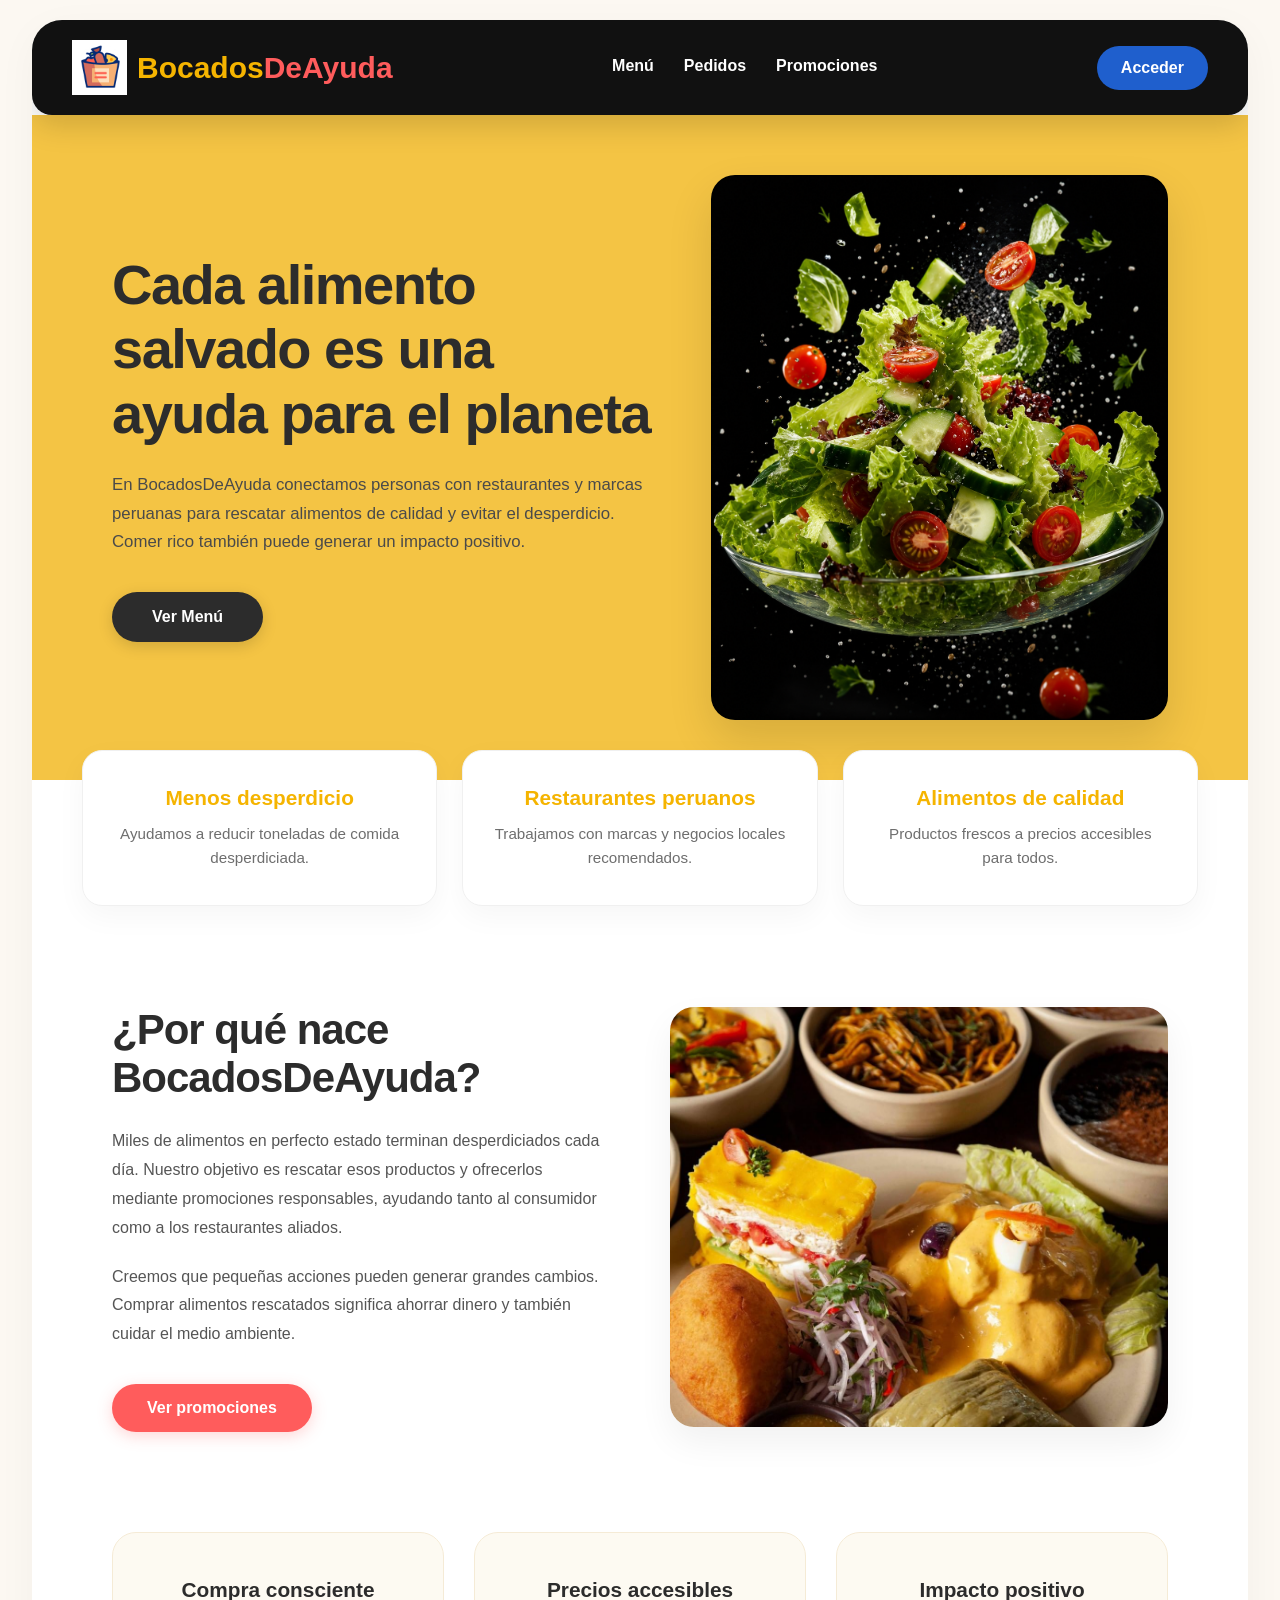
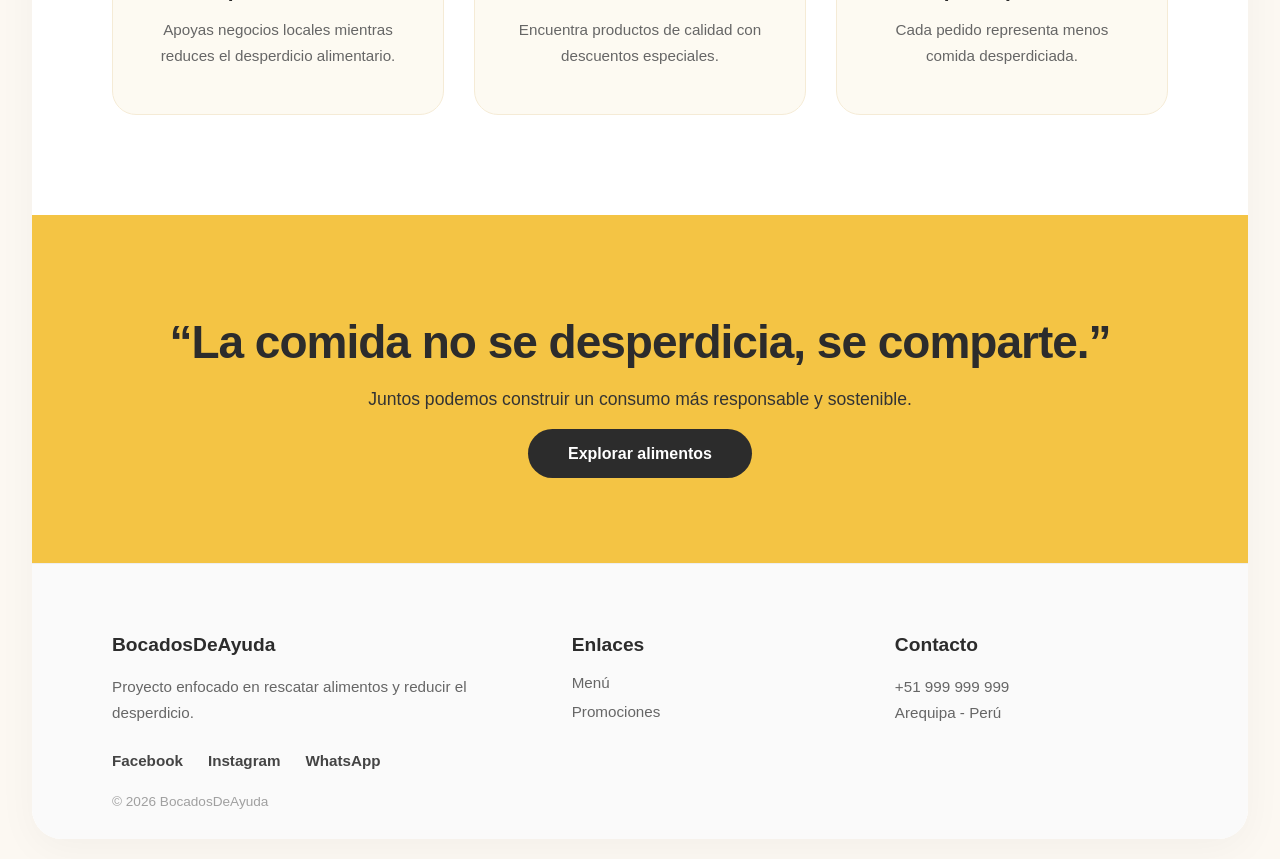
<file: index.html>
<!DOCTYPE html>
<html lang="es">

<head>
    <meta charset="UTF-8">
    <meta name="viewport" content="width=device-width, initial-scale=1.0">
    <meta http-equiv="Cache-Control" content="no-store">
    <meta http-equiv="Pragma" content="no-cache">
    <meta http-equiv="Expires" content="0">
    <title>BocadosDeAyuda</title>
    <link rel="shortcut icon" href="img/tienda-de-comestibles.gif" type="image/x-icon">
    <link rel="stylesheet" href="assets/css/pages/indexEstilo.css">
    <link rel="stylesheet" href="assets/css/layout/grid-index.css">
    <link rel="stylesheet" href="assets/css/PantallaCarga.css">
    <link href="https://fonts.googleapis.com/css2?family=Poppins:wght@400;500;600;700&display=swap" rel="stylesheet">
    <link rel="stylesheet" href="assets/css/menu.css">
    <link rel="stylesheet" href="assets/css/auth.css">
</head>

<body>
    <!-- PANTALLA DE CARGA AVISAR SI MODIFICAN DIV -->
    <div class="pantalla_carga">
        <div class="contenido_carga">
            <p>Bienvenido a</p>
            <img src="img/tienda-de-comestibles.gif" alt="Logo">
            <h1>BocadosDeAyuda</h1>
        </div>
    </div>

    <div class="contenedor_principal">
        <!-- HEADER -->
        <header>
            <div class="contenedorMenuLogo">
                <a href="index.html" class="logo_link">
                    <div class="contenedor_logo">
                        <img src="img/tienda-de-comestibles.gif" alt="logo" width="55">
                        <h1>Bocados<span>DeAyuda</span></h1>
                    </div>
                </a>
            </div>
            <nav class="menu_navegacion">
                <a href="menu.html">Menú</a>
                <a href="pedidos.html">Pedidos</a>
                <a href="promociones.html">Promociones</a>
            </nav>
        </header>

        <!-- HERO -->

        <section class="hero">
            <div class="hero_texto">
                <h2>
                    Cada alimento salvado es una ayuda para el planeta
                </h2>
                <p>
                    En BocadosDeAyuda conectamos personas con restaurantes y marcas
                    peruanas para rescatar alimentos de calidad y evitar el desperdicio.
                    Comer rico también puede generar un impacto positivo.
                </p>
                <div class="hero_botones">
                    <a href="menu.html" class="btn_principal">
                        Ver Menú
                    </a>

                </div>
            </div>

            <div class="hero_imagen">
                <img src="img/ensalada2.png" alt="Comida saludable">
            </div>
        </section>

        <!-- MENSAJES -->

        <section class="mensajes">

            <div class="mensaje">
                <h3>Menos desperdicio</h3>
                <p>
                    Ayudamos a reducir toneladas de comida desperdiciada.
                </p>
            </div>

            <div class="mensaje">
                <h3>Restaurantes peruanos</h3>
                <p>
                    Trabajamos con marcas y negocios locales recomendados.
                </p>
            </div>

            <div class="mensaje">
                <h3>Alimentos de calidad</h3>
                <p>
                    Productos frescos a precios accesibles para todos.
                </p>
            </div>

        </section>

        <!-- SOBRE NOSOTROS -->

        <section class="sobre_nosotros">

            <div class="sobre_texto">
                <h2>
                    ¿Por qué nace BocadosDeAyuda?
                </h2>
                <p>
                    Miles de alimentos en perfecto estado terminan desperdiciados cada día.
                    Nuestro objetivo es rescatar esos productos y ofrecerlos mediante
                    promociones responsables, ayudando tanto al consumidor como a los
                    restaurantes aliados.
                </p>
                <p>
                    Creemos que pequeñas acciones pueden generar grandes cambios.
                    Comprar alimentos rescatados significa ahorrar dinero y también
                    cuidar el medio ambiente.
                </p>
                <a href="promociones.html">
                    Ver promociones
                </a>
            </div>

            <div class="sobre_imagen">
                <img src="img/promos.jpg" alt="Comida">
            </div>

        </section>

        <!-- BENEFICIOS -->

        <section class="beneficios">

            <div class="card_beneficio">
                <h3>Compra consciente</h3>
                <p>
                    Apoyas negocios locales mientras reduces el desperdicio alimentario.
                </p>
            </div>

            <div class="card_beneficio">
                <h3>Precios accesibles</h3>
                <p>
                    Encuentra productos de calidad con descuentos especiales.
                </p>
            </div>

            <div class="card_beneficio">
                <h3>Impacto positivo</h3>
                <p>
                    Cada pedido representa menos comida desperdiciada.
                </p>
            </div>

        </section>

        <!-- FRASE -->

        <section class="frase">
            <h2>“La comida no se desperdicia, se comparte.”</h2>
            <p>Juntos podemos construir un consumo más responsable y sostenible.</p>
            <a href="menu.html">Explorar alimentos</a>
        </section>

        <!-- FOOTER -->

        <footer>

            <div class="footer_info">
                <div>
                    <h3>BocadosDeAyuda</h3>
                    <p>Proyecto enfocado en rescatar alimentos y reducir el desperdicio.
                    </p>
                </div>

                <div>
                    <h3>Enlaces</h3>
                    <a href="menu.html">Menú</a>
                    <a href="promociones.html">Promociones</a>
                </div>

                <div>
                    <h3>Contacto</h3>
                    <p>+51 999 999 999</p>
                    <p>Arequipa - Perú</p>
                </div>

            </div>

            <div class="redes">
                <a href="https://facebook.com" target="_blank">Facebook</a>
                <a href="https://instagram.com" target="_blank">Instagram</a>
                <a href="https://whatsapp.com" target="_blank">WhatsApp</a>

            </div>
            <p class="copy">
                © 2026 BocadosDeAyuda
            </p>

        </footer>

    </div>

    

    <script type="module" src="assets/js/site.js?v=11"></script>
</body>

</html>
</file>
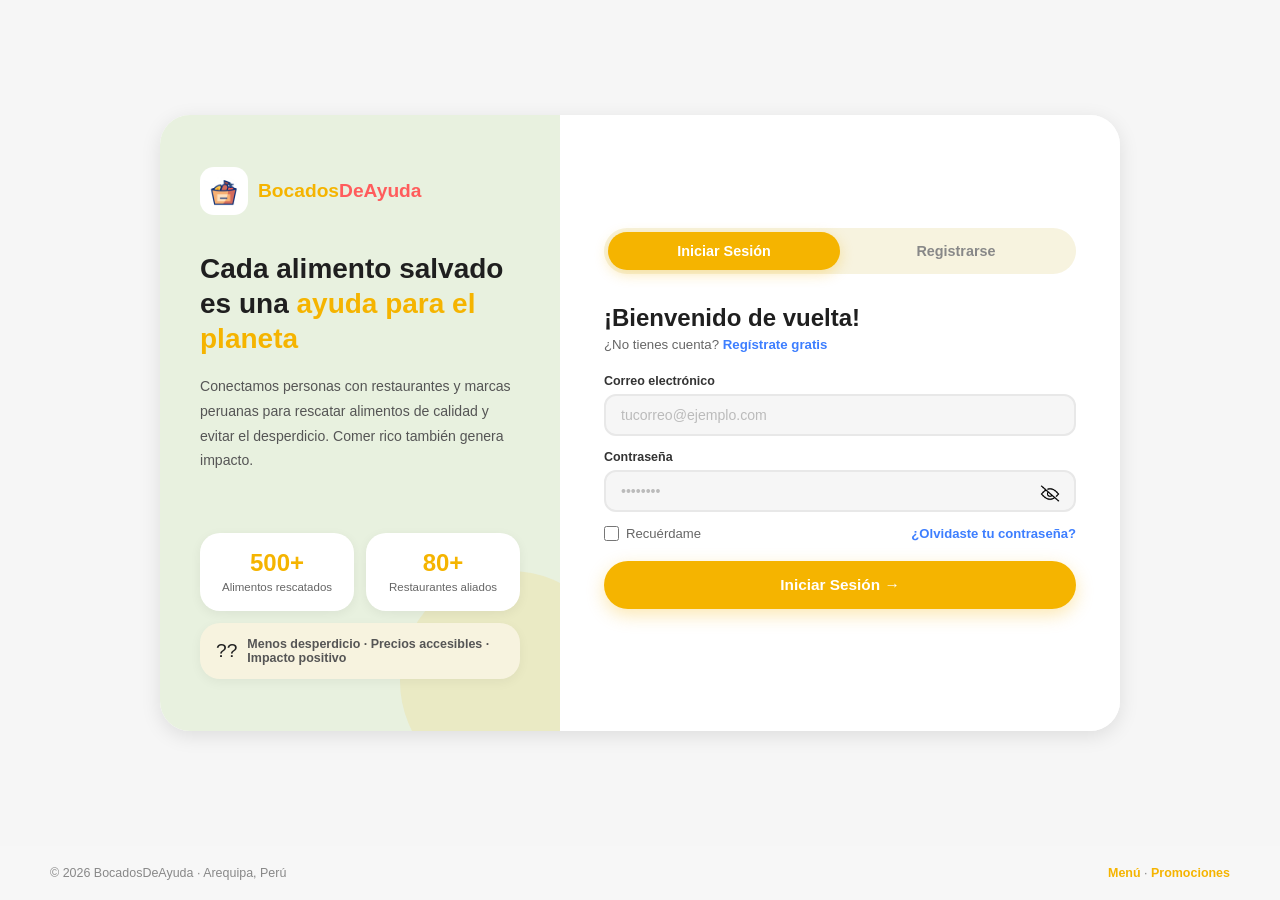
<file: form_pedidos.html>
<!DOCTYPE html>
<html lang="es">

<head>
    <meta charset="UTF-8">
    <meta name="viewport" content="width=device-width, initial-scale=1.0">
    <meta http-equiv="Cache-Control" content="no-store">
    <meta http-equiv="Pragma" content="no-cache">
    <meta http-equiv="Expires" content="0">
    <title>Formulario de Pedido | BocadosDeAyuda</title>

    <link rel="stylesheet" href="assets/css/pages/formPedidos.css">
    <link href="https://fonts.googleapis.com/css2?family=Poppins:wght@400;500;600;700&display=swap" rel="stylesheet">
    <link rel="stylesheet" href="assets/css/layout/grid-formPedidos.css">
    <link rel="stylesheet" href="assets/css/menu.css">
    <link rel="stylesheet" href="assets/css/auth.css">
    <link rel="stylesheet" href="assets/css/cart.css">
    <link rel="stylesheet" href="assets/css/dinamico.css">
</head>

<body>
    <div class="contenedor_general">

        <!-- HEADER -->
        <header>
            <a href="index.html" class="logo_link">
                <div class="contenedor_logo">
                    <img src="img/tienda-de-comestibles.gif" width="50">
                    <h1>Bocados<span>DeAyuda</span></h1>
                </div>
            </a>

            <nav class="menu_principal">
                <a href="index.html">Inicio</a>
                <a href="menu.html">Menú</a>
                <a href="promociones.html">Promociones</a>
                <a href="pedidos.html">Pedidos</a>
            </nav>
        </header>

        <!-- TITULO -->
        <section class="titulo">
            <h2>Tu carrito de compras</h2>
            <p>Revisa tus productos antes de realizar el pago.</p>
        </section>

        <!-- GRID PRINCIPAL -->
        <section class="contenedor_carrito" data-carrito-lista></section>

        <!-- TOTAL -->
        <section class="total_compra">
            <div class="total_card">
                <h3>Total a pagar</h3>
                <span data-carrito-total>S/ 0.00</span>
                <button id="abrirModal">Pagar ahora</button>
            </div>
        </section>
    </div>

    <!-- MODAL -->
    <div class="modal" id="modalPago">
        <div class="modal_contenido">
            <button class="cerrar_modal" type="button" data-cerrar-pago>×</button>
            <h2>Método de pago</h2>
            <div class="metodos_pago">
                <button class="metodo activo" type="button" data-metodo="tarjeta">Tarjeta</button>
                <button class="metodo" type="button" data-metodo="yape">Yape</button>
                <button class="metodo" type="button" data-metodo="efectivo">Efectivo</button>
            </div>

            <form id="formPago">
                <div data-campos-pago></div>
            </form>
        </div>
    </div>

    <!-- LOADING -->
    <div class="pantalla_carga" id="pantallaCarga">
        <div class="loader">
            <div class="spinner"></div>
            <h2>Procesando pago...</h2>
        </div>
    </div>

    <script type="module" src="assets/js/site.js?v=11"></script>
</body>
</html>
</file>
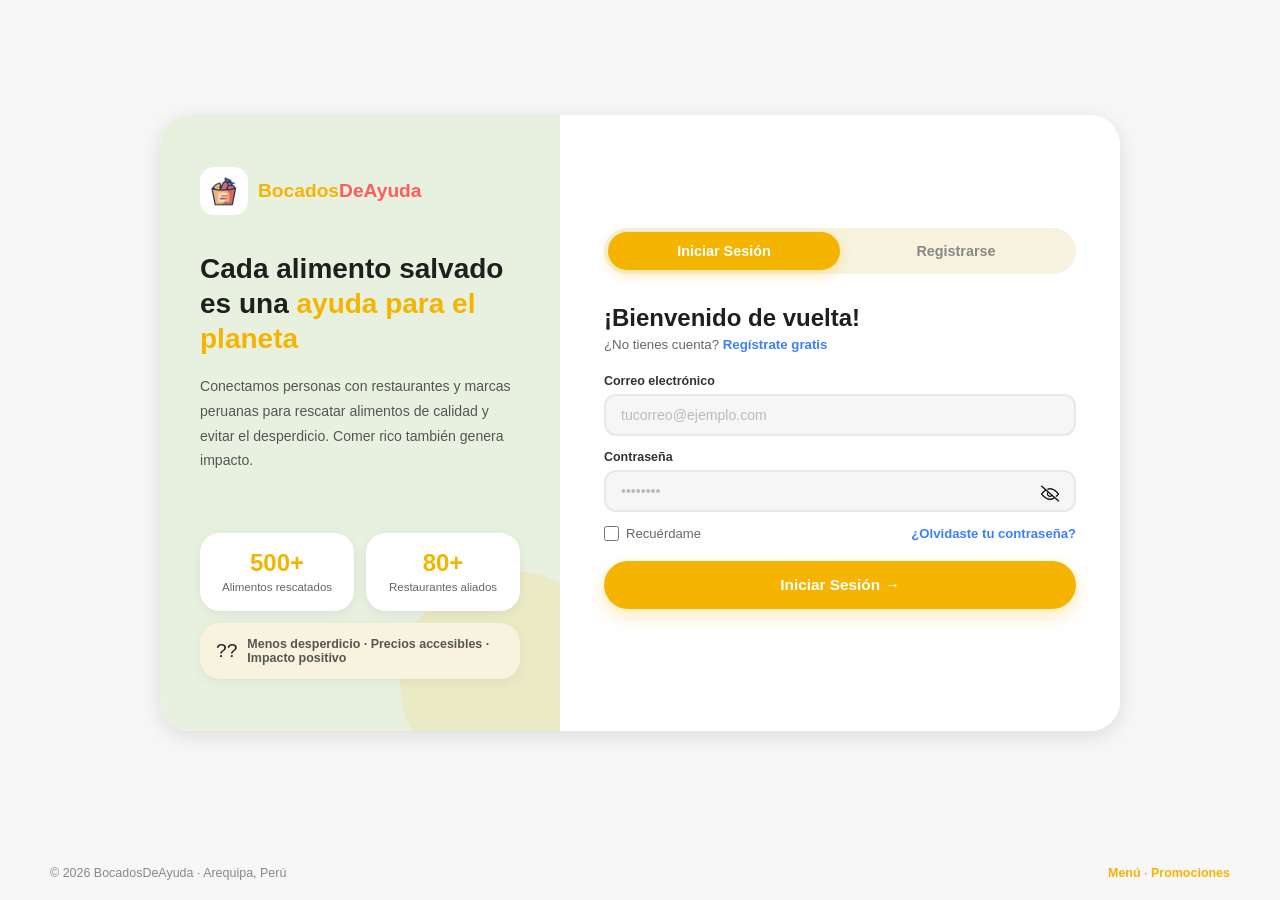
<file: login.html>
<!DOCTYPE html>
<html lang="es">

<head>
  <meta charset="UTF-8" />
  <meta name="viewport" content="width=device-width, initial-scale=1.0" />
  <meta http-equiv="Cache-Control" content="no-store" />
  <meta http-equiv="Pragma" content="no-cache" />
  <meta http-equiv="Expires" content="0" />
  <title>BocadosDeAyuda - Login / Registro</title>
  <link rel="shortcut icon" href="img/tienda-de-comestibles.gif" type="image/x-icon" />
  <link rel="stylesheet" href="assets/css/pages/loginEstilo.css">

</head>

<body>

  <!-- MAIN -->
  <main>
    <div class="auth_card">

      <!-- PANEL IZQUIERDO -->
      <div class="panel_izquierdo">
        <div>
          <div class="panel_logo">
            <div class="panel_logo_icon">
              <img src="img/tienda-de-comestibles.gif" alt="carrito" width="35px" style="transform: scaleX(-1);">
            </div>
            <span class="panel_logo_nombre">Bocados<span>DeAyuda</span></span>
          </div>

          <h2 class="panel_titulo">
            Cada alimento salvado es una <em>ayuda para el planeta</em>
          </h2>
          <p class="panel_desc">
            Conectamos personas con restaurantes y marcas peruanas para rescatar
            alimentos de calidad y evitar el desperdicio. Comer rico también genera impacto.
          </p>
        </div>

        <div class="panel_stats">
          <div class="stat_item">
            <span class="stat_num">500+</span>
            <span class="stat_label">Alimentos rescatados</span>
          </div>
          <div class="stat_item">
            <span class="stat_num">80+</span>
            <span class="stat_label">Restaurantes aliados</span>
          </div>
          <div class="panel_tag">
            <span>??</span>
            <p>Menos desperdicio · Precios accesibles · Impacto positivo</p>
          </div>
        </div>
      </div>

      <!-- PANEL DERECHO -->
      <div class="panel_derecho">

        <div class="tabs">
          <button class="tab_btn active">Iniciar Sesión</button>
          <button class="tab_btn">
            <a href="registrar.html" style="text-decoration: none; color: #888;">Registrarse</a>
          </button>
        </div>

        <!-- LOGIN -->
        <form class="form_panel active" id="login" action="php/auth/login.php" method="post">
          <div class="form_titulo">¡Bienvenido de vuelta! </div>
          <div class="form_sub">¿No tienes cuenta? <a href="registrar.html">Regístrate
              gratis</a></div>

          <div class="campo">
            <label for="loginEmail">Correo electrónico</label>
            <input type="email" id="loginEmail" name="loginEmail" placeholder="tucorreo@ejemplo.com" autocomplete="email" maxlength="80" required>
          </div>

          <div class="campo">
            <label for="loginPass">Contraseña</label>
            <input type="password" id="loginPass" name="loginPass" placeholder="••••••••" autocomplete="current-password" minlength="6" required>
            <img src="img/cerrado.png" alt="OJO CERRADO" id="ojoCerradoIconPass">
          </div>

          <div class="form_opciones">
            <label class="recordarme">
              <input type="checkbox" /> Recuérdame
            </label>
            <a href="#" class="olvide">¿Olvidaste tu contraseña?</a>
          </div>

          <button class="submit_btn" type="submit">Iniciar Sesión →</button>

          <p id="errorLogin" class="msg_error"></p>
        </form>
      </div>
    </div>
  </main>

  <!-- FOOTER -->
  <footer>
    <span>© 2026 BocadosDeAyuda · Arequipa, Perú</span>
    <span>
      <a href="menu.html">Menú</a> ·
      <a href="promociones.html">Promociones</a>
    </span>
  </footer>

  <script type="module" src="assets/js/site.js?v=11"></script>
</body>

</html>
</file>
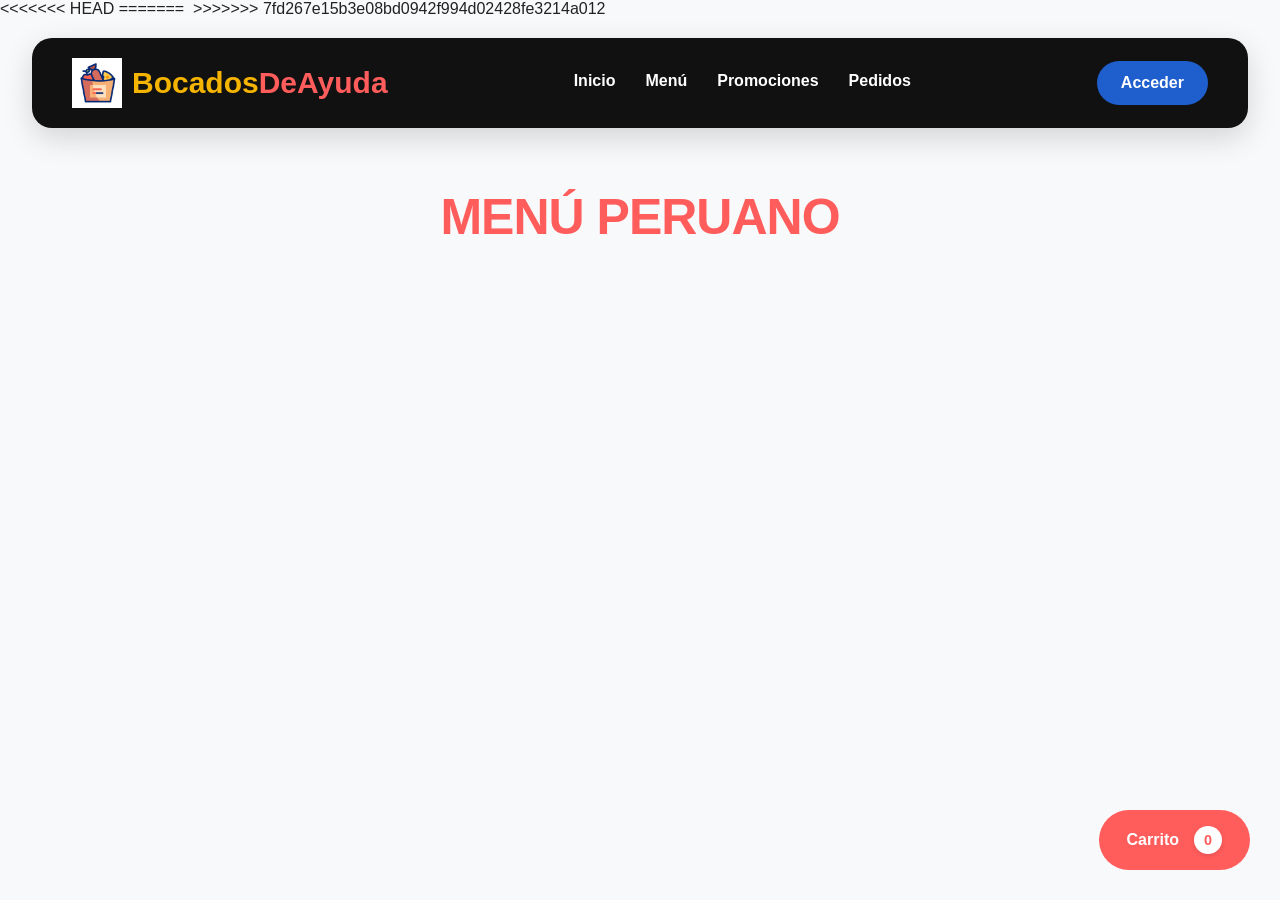
<file: menu.html>
<<<<<<< HEAD


<!DOCTYPE html>
=======
﻿<!DOCTYPE html>
>>>>>>> 7fd267e15b3e08bd0942f994d02428fe3214a012
<html lang="es">

<head>
    <meta charset="UTF-8">
    <meta name="viewport" content="width=device-width, initial-scale=1.0">
    <meta http-equiv="Cache-Control" content="no-store">
    <meta http-equiv="Pragma" content="no-cache">
    <meta http-equiv="Expires" content="0">

    <title>Menú | BocadosDeAyuda</title>

    <link rel="stylesheet" href="assets/css/pages/menuEstilo.css">
    <link rel="stylesheet" href="assets/css/layout/gred-menu.css">
    <link rel="stylesheet" href="assets/css/PantallaCarga.css">
    <link rel="stylesheet" href="assets/css/menu.css">
    <link rel="stylesheet" href="assets/css/auth.css">
    <link rel="stylesheet" href="assets/css/cart.css">
    <link rel="stylesheet" href="assets/css/dinamico.css">
</head>

<body>

    <div class="contenedor_menu">

        <!-- HEADER -->

        <header>

            <a href="index.html" class="logo_link">

                <div class="contenedor_logo">
                    <img src="img/tienda-de-comestibles.gif" width="50">
                    <h1>Bocados<span>DeAyuda</span></h1>
                </div>
            </a>

            <nav class="menu_principal">

                <a href="index.html">Inicio</a>
                <a href="menu.html">Menú</a>
                <a href="promociones.html">Promociones</a>
                <a href="pedidos.html">Pedidos</a>
               

            </nav>

        </header>

        <!-- TITULO -->

        <section class="titulo_menu">
            <h2>MENÚ PERUANO</h2>
            <div data-admin-menu></div>
        </section>

        <!-- CATEGORIAS -->

        <section class="categorias_menu" data-menu-categorias></section>

        <!-- PRODUCTOS -->

        <section class="productos" data-menu-productos></section>

    </div>
    <div class="modal" data-modal-admin></div>

    <!-- CARRITO -->
    <a href="form_pedidos.html" class="carrito_flotante">
        Carrito
        <span>0</span>
    </a>

    <script type="module" src="assets/js/site.js?v=11"></script>
</body>

</html>
</file>
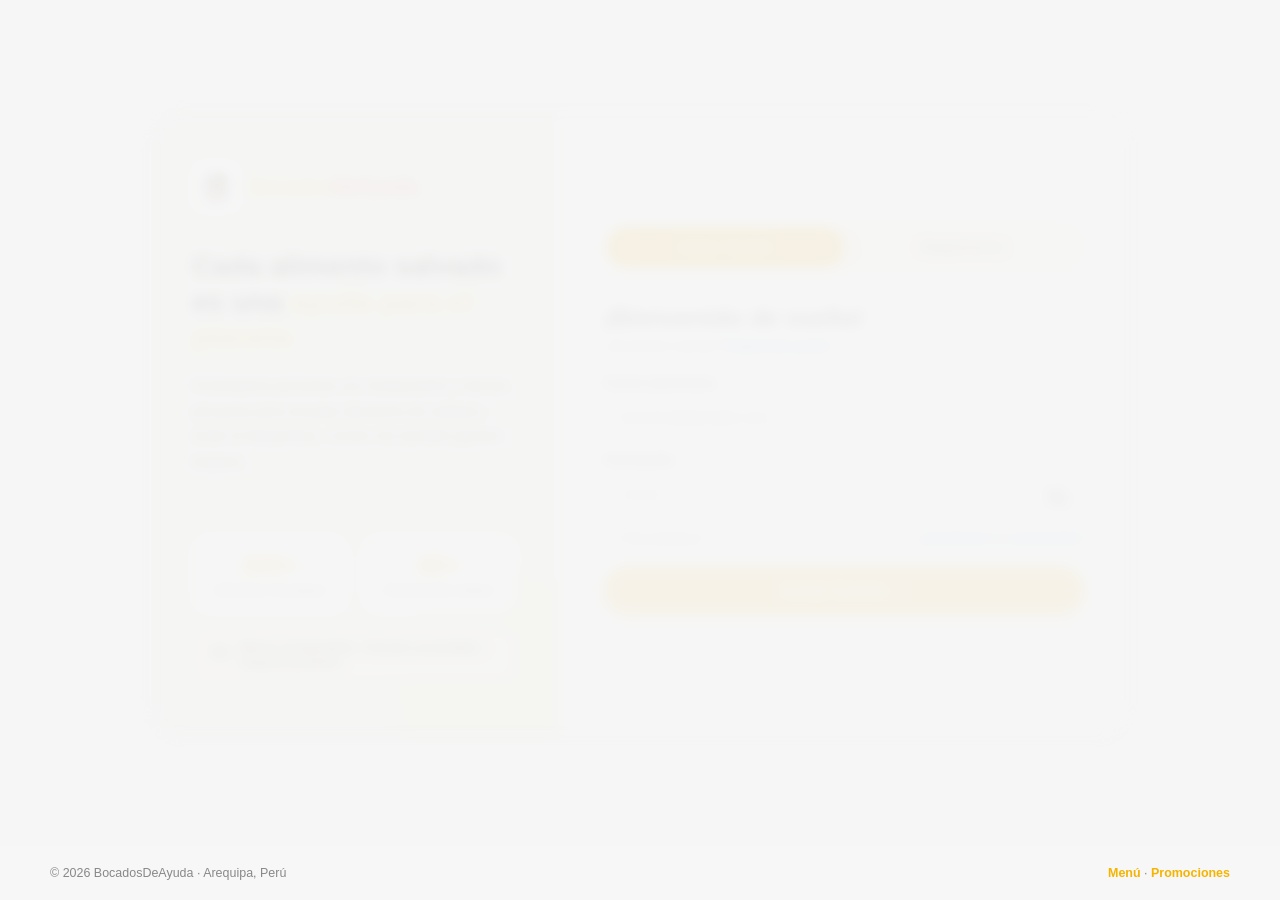
<file: pedidos.html>
﻿

<!DOCTYPE html>
<html lang="es">
<head>
    <meta charset="UTF-8">
    <meta name="viewport" content="width=device-width, initial-scale=1.0">
    <meta http-equiv="Cache-Control" content="no-store">
    <meta http-equiv="Pragma" content="no-cache">
    <meta http-equiv="Expires" content="0">
    <title>Pedidos | BocadosDeAyuda</title>
    <link href="https://fonts.googleapis.com/css2?family=Poppins:wght@400;500;600;700&display=swap" rel="stylesheet">
    <link rel="stylesheet" href="assets/css/pages/pedidos.css?v=3">
    <link rel="stylesheet" href="assets/css/PantallaCarga.css?v=2">
    <link rel="stylesheet" href="assets/css/layout/grid-pedidos.css">
    <link rel="stylesheet" href="assets/css/menu.css">
    <link rel="stylesheet" href="assets/css/auth.css">
    <link rel="stylesheet" href="assets/css/dinamico.css">
</head>
<body>

    <div class="contenedor_pedidos">
        <header class="header_principal">
            <a href="index.html" class="logo_link">
                <div class="contenedor_logo">
                    <img src="img/tienda-de-comestibles.gif" width="50" alt="Logo">
                    <h1>Bocados<span>DeAyuda</span></h1>
                </div>
            </a>
            <nav class="menu_principal">
                <a href="index.html">Inicio</a>
                <a href="menu.html">Menú</a>
                <a href="promociones.html">Promociones</a>
            </nav>
</header>

        <section class="banner_titulo">
            <div class="banner_info">
                <span class="tag_fastfood">Historial de Antojos</span>
                <h2>FRESCO, RICO Y DELICIOSO</h2>
                <p>Monitorea el estado de tus pedidos en tiempo real.</p>
            </div>
        </section>

        <main class="seccion_pedidos">
            <h3 class="titulo_lista">Mis Pedidos Recientes</h3>
            
            <div class="lista_pedidos_grid" data-lista-pedidos></div>

            <div class="contenedor_volver">
                <a href="index.html" class="btn_volver">Volver al Inicio</a>
            </div>
        </main>
    </div>

    <div class="modal" id="modalCancelarPedido">
        <div class="modal_contenido" data-mensaje-cancelar></div>
    </div>

    

    <script type="module" src="assets/js/site.js?v=11"></script>
</body>
</html>
</file>
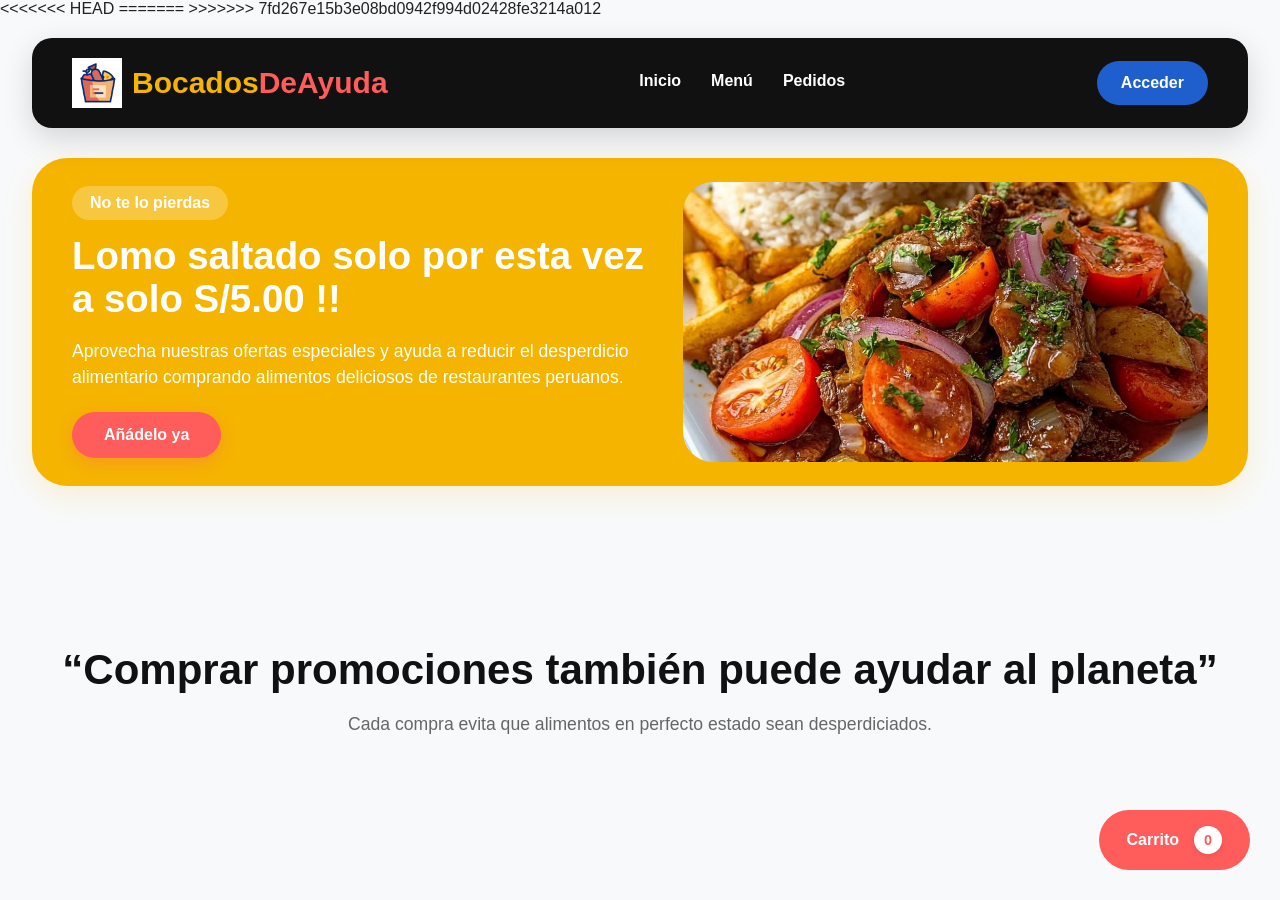
<file: promociones.html>
﻿<<<<<<< HEAD


<!DOCTYPE html>
=======
<!DOCTYPE html>
>>>>>>> 7fd267e15b3e08bd0942f994d02428fe3214a012
<html lang="es">

<head>

    <meta charset="UTF-8">

    <meta name="viewport" content="width=device-width, initial-scale=1.0">
    <meta http-equiv="Cache-Control" content="no-store">
    <meta http-equiv="Pragma" content="no-cache">
    <meta http-equiv="Expires" content="0">

    <title>Promociones | BocadosDeAyuda</title>

    <link rel="stylesheet" href="assets/css/pages/promocionesEstilo.css?v=3">
    <link href="https://fonts.googleapis.com/css2?family=Poppins:wght@400;500;600;700&display=swap" rel="stylesheet">

    <link rel="stylesheet" href="assets/css/layout/grid-promociones.css?v=3">
    <link rel="stylesheet" href="assets/css/PantallaCarga.css?v=2">
    <link rel="stylesheet" href="assets/css/menu.css?v=2">
    <link rel="stylesheet" href="assets/css/auth.css?v=2">
    <link rel="stylesheet" href="assets/css/cart.css?v=2">
    <link rel="stylesheet" href="assets/css/dinamico.css?v=2">
</head>

<body>

    <div class="contenedor_promos">

        <!-- HEADER -->

        <header>
            <a href="index.html" class="logo_link">
                <div class="contenedor_logo">
                    <img src="img/tienda-de-comestibles.gif" width="50">
                    <h1>Bocados<span>DeAyuda</span></h1>
                </div>
            </a>

            <nav class="menu_principal">
                <a href="index.html">Inicio</a>
                <a href="menu.html">Menú</a>
                <a href="pedidos.html">Pedidos</a>
            </nav>
</header>

        <!-- HERO -->

        <section class="hero_promos">

            <div class="hero_texto">

                <span class="hero_etiqueta">No te lo pierdas</span>
                <h2>Lomo saltado solo por esta vez a solo S/5.00 !!</h2>
                <p>
                    Aprovecha nuestras ofertas especiales y ayuda a reducir el desperdicio
                    alimentario comprando alimentos deliciosos de restaurantes peruanos.
                </p>
                <a href="menu.html">Añádelo ya</a>

            </div>

            <div class="hero_imagen">
                <img src="img/promociones.jpg" alt="Promoción">
            </div>

        </section>

        <!-- PROMOS DESTACADAS -->

        <section class="admin_zona" data-admin-promos></section>
        <section class="promos_destacadas mini_promos_grid" data-promociones></section>
        <section class="ultimos_platos" data-ultimos-platos></section>

        <!-- FRASE -->

        <section class="mensaje_final">

            <h2>
                “Comprar promociones también puede ayudar al planeta”
            </h2>

            <p>
                Cada compra evita que alimentos en perfecto estado sean desperdiciados.
            </p>

        </section>

    </div>
    <div class="modal" data-modal-admin></div>

    <!-- CARRITO -->
    <a href="form_pedidos.html" class="carrito_flotante">
        Carrito
        <span>0</span>
    </a>

    

    <script type="module" src="assets/js/site.js?v=11"></script>
</body>

</html>
</file>
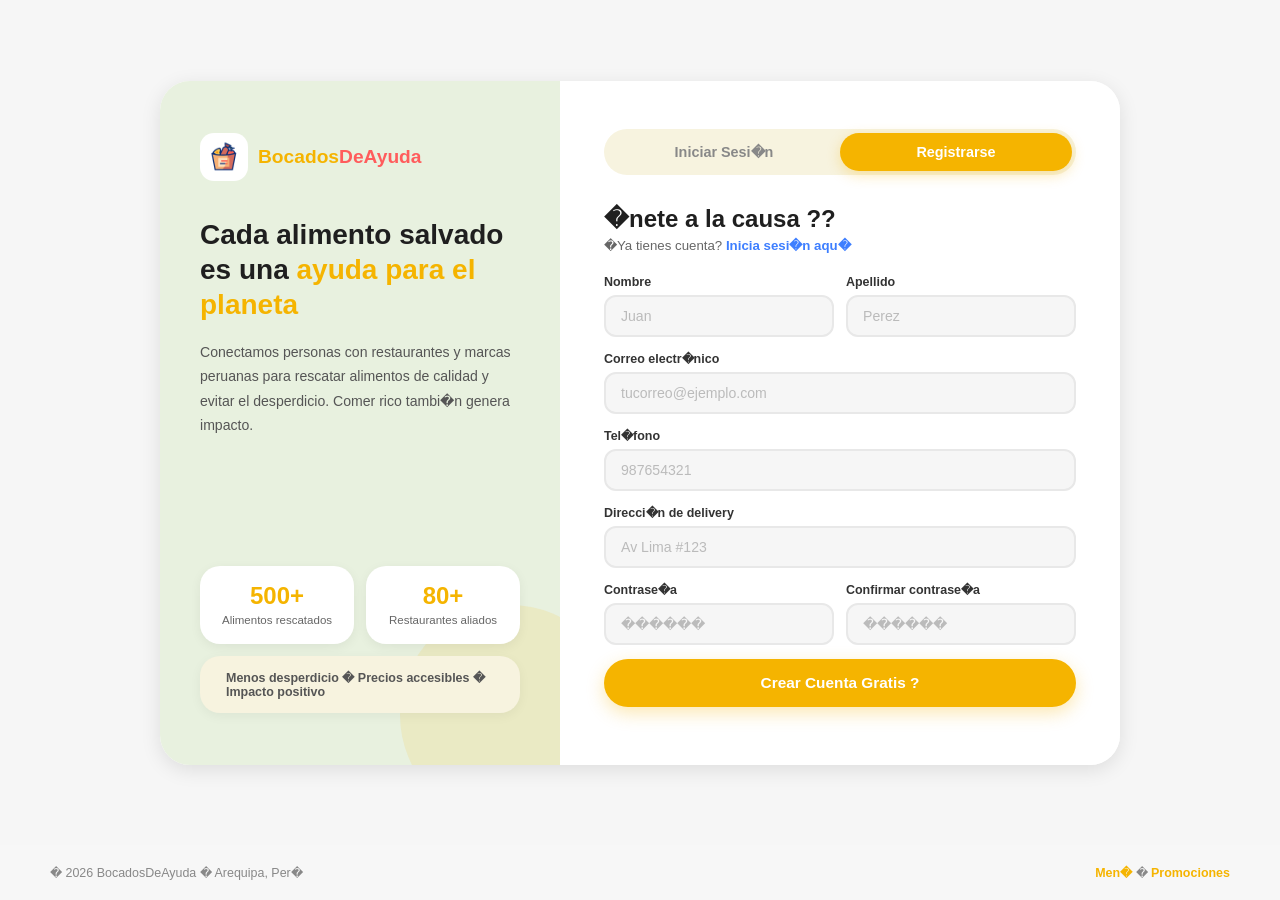
<file: registrar.html>
<!DOCTYPE html>
<html lang="es">

<head>
    <meta charset="UTF-8" />
    <meta name="viewport" content="width=device-width, initial-scale=1.0" />
    <meta http-equiv="Cache-Control" content="no-store" />
    <meta http-equiv="Pragma" content="no-cache" />
    <meta http-equiv="Expires" content="0" />
    <title>BocadosDeAyuda - Login / Registro</title>
    <link rel="shortcut icon" href="img/tienda-de-comestibles.gif" type="image/x-icon" />
    <link rel="stylesheet" href="assets/css/pages/registrarEstilo.css">
</head>

<body>

    <!-- MAIN -->
    <main>
        <div class="auth_card">

            <!-- PANEL IZQUIERDO -->
            <div class="panel_izquierdo">
                <div>
                    <div class="panel_logo">
                        <div class="panel_logo_icon">
                            <img src="img/tienda-de-comestibles.gif" alt="carrito" width="35px"
                                style="transform: scaleX(-1);">
                        </div>
                        <span class="panel_logo_nombre">Bocados<span>DeAyuda</span></span>
                    </div>

                    <h2 class="panel_titulo">
                        Cada alimento salvado es una <em>ayuda para el planeta</em>
                    </h2>
                    <p class="panel_desc">
                        Conectamos personas con restaurantes y marcas peruanas para rescatar
                        alimentos de calidad y evitar el desperdicio. Comer rico tambi�n genera impacto.
                    </p>
                </div>

                <div class="panel_stats">
                    <div class="stat_item">
                        <span class="stat_num">500+</span>
                        <span class="stat_label">Alimentos rescatados</span>
                    </div>
                    <div class="stat_item">
                        <span class="stat_num">80+</span>
                        <span class="stat_label">Restaurantes aliados</span>
                    </div>
                    <div class="panel_tag">
                        <span></span>
                        <p>Menos desperdicio � Precios accesibles � Impacto positivo</p>
                    </div>
                </div>
            </div>

            <!-- PANEL DERECHO -->
            <div class="panel_derecho">

                <div class="tabs">
                    <button class="tab_btn">
                        <a href="login.html" style="text-decoration: none; color: #888;">Iniciar Sesi�n</a>
                    </button>
                    <button class="tab_btn active">Registrarse</button>
                </div>

                <!-- REGISTRO -->
                <form class="form_panel active" id="register" action="php/auth/registro.php" method="post">
                    <div class="form_titulo">�nete a la causa ??</div>
                    <div class="form_sub">�Ya tienes cuenta? <a href="login.html">Inicia
                            sesi�n
                            aqu�</a></div>

                    <div class="fila_campos">
                        <div class="campo">
                            <label for="regNombre">Nombre</label>
                            <input type="text" id="regNombre" name="regNombre" placeholder="Juan" autocomplete="given-name" maxlength="15" required>
                        </div>
                        <div class="campo">
                            <label for="regApellido">Apellido</label>
                            <input type="text" id="regApellido" name="regApellido" placeholder="Perez"
                                autocomplete="family-name" maxlength="15" required>
                        </div>
                    </div>

                    <div class="campo">
                        <label for="regEmail">Correo electr�nico</label>
                        <input type="email" id="regEmail" name="regEmail" placeholder="tucorreo@ejemplo.com"
                            autocomplete="email" maxlength="60" required>
                    </div>

                    <div class="campo">
                        <label for="regTelefono">Tel�fono</label>
                        <input type="tel" name="regTelefono" id="regTelefono" placeholder="987654321"
                            autocomplete="tel" inputmode="numeric" maxlength="9" required>
                    </div>

                    <div class="campo">
                        <label for="regDireccion">Direcci�n de delivery</label>
                        <input type="text" name="regDireccion" id="regDireccion"
                            placeholder="Av Lima #123" autocomplete="street-address" maxlength="80" required>
                    </div>

                    <div class="fila_campos">
                        <div class="campo">
                            <label for="regPass">Contrase�a</label>
                            <input type="password" id="regPass" name="regPass" placeholder="������" autocomplete="new-password" minlength="6" required />
                        </div>
                        <div class="campo">
                            <label for="regPass2">Confirmar contrase�a</label>
                            <input type="password" id="regPass2" placeholder="������" autocomplete="new-password" minlength="6" required />
                        </div>
                    </div>

                    <button class="submit_btn" type="submit">Crear Cuenta Gratis ?</button>

                    <p id="errorRegistro" class="msg_error"></p>
                </form>

            </div>
        </div>
    </main>

    <!-- FOOTER -->
    <footer>
        <span>� 2026 BocadosDeAyuda � Arequipa, Per�</span>
        <span>
            <a href="menu.html">Men�</a> �
            <a href="promociones.html">Promociones</a>
        </span>
    </footer>

    <script type="module" src="assets/js/site.js?v=11"></script>
</body>

</html>
</file>
<file: assets/css/pages/indexEstilo.css>
﻿
* {
    margin: 0;
    padding: 0;
    box-sizing: border-box;
    font-family: Arial, Helvetica, sans-serif;
}

body {
    background: #fcf8f2;
    /* Fondo crema muy sutil inspirado en la imagen */
    color: #2c2c2c;
    overflow-x: hidden;
}

/* ===== ANIMACIONES OPTIMIZADAS ===== */

/* Entrada suave con desenfoque progresivo */
@keyframes aparecerWeb {
    from {
        opacity: 0;
        transform: translateY(20px);
        filter: blur(10px);
    }

    to {
        opacity: 1;
        transform: translateY(0);
        filter: blur(0px);
    }
}

/* Desplazamiento lateral para el Hero */
@keyframes slideInLeft {
    from {
        opacity: 0;
        transform: translateX(-40px);
    }

    to {
        opacity: 1;
        transform: translateX(0);
    }
}

@keyframes slideInRight {
    from {
        opacity: 0;
        transform: translateX(40px);
    }

    to {
        opacity: 1;
        transform: translateX(0);
    }
}

/* Efecto flotante sutil para la imagen principal */
@keyframes flotarImagen {
    0% {
        transform: translateY(0px);
    }

    50% {
        transform: translateY(-12px);
    }

    100% {
        transform: translateY(0px);
    }
}


/* ===== CONTENEDOR PRINCIPAL ===== */
.contenedor_principal {
    width: 95%;
    max-width: 1450px;
    margin: 20px auto;
    background: #fff;
    border-radius: 30px;
    overflow: hidden;
    box-shadow: 0px 10px 40px rgba(0, 0, 0, 0.04);
    animation: aparecerWeb 1.2s cubic-bezier(0.25, 1, 0.5, 1) forwards;
}

.contenedorMenuLogo {
    display: flex;
    align-items: center;
    gap: 20px;
}
/* =========================================================== */
/* ===== HERO ===== */
.hero {
    background: #f4c444;
    /* Amarillo vibrante principal de la imagen de referencia */
    padding: 60px 80px;
    color: #2c2c2c;
}

.hero_texto {
    animation: slideInLeft 1s cubic-bezier(0.25, 1, 0.5, 1);
}

.hero_texto h2 {
    font-size: 56px;
    line-height: 1.15;
    margin-bottom: 25px;
    font-weight: 800;
    letter-spacing: -1.5px;
}

.hero_texto p {
    font-size: 1.05rem;
    color: #4a4a4a;
    line-height: 1.7;
    margin-bottom: 35px;
}

.btn_principal {
    display: inline-block;
    text-decoration: none;
    background: #2c2c2c;
    color: white;
    padding: 16px 40px;
    border-radius: 30px;
    font-weight: bold;
    transition: all 0.3s cubic-bezier(0.25, 0.8, 0.25, 1);
    box-shadow: 0 4px 15px rgba(0, 0, 0, 0.15);
}

.btn_principal:hover {
    transform: translateY(-3px);
    background: #000000;
    box-shadow: 0 8px 25px rgba(0, 0, 0, 0.3);
}

.hero_imagen {
    animation: slideInRight 1s cubic-bezier(0.25, 1, 0.5, 1);
}

.hero_imagen img {
    width: 100%;
    max-width: 480px;
    border-radius: 24px;
    box-shadow: 0 20px 45px rgba(0, 0, 0, 0.12);
    animation: flotarImagen 4.5s ease-in-out infinite;
}


/* ===== MENSAJES (MÓDULOS DE VALOR) ===== */
.mensajes {
    margin-top: -30px;
    padding: 0 50px;
    z-index: 5;
    position: relative;
}

.mensaje {
    background: #ffffff;
    padding: 35px 30px;
    border-radius: 20px;
    text-align: center;
    box-shadow: 0px 10px 30px rgba(0, 0, 0, 0.04);
    transition: all 0.3s cubic-bezier(0.25, 0.8, 0.25, 1);
    border: 1px solid #f0f0f0;
}

.mensaje:hover {
    transform: translateY(-6px);
    box-shadow: 0px 18px 35px rgba(0, 0, 0, 0.08);
}

.mensaje h3 {
    margin-bottom: 12px;
    color: #f5b400;
    font-size: 1.3rem;
    font-weight: 700;
}

.mensaje p {
    color: #6e6e6e;
    line-height: 1.6;
    font-size: 0.95rem;
}


/* ===== SOBRE NOSOTROS ===== */
.sobre_nosotros {
    padding: 100px 80px;
    background: #ffffff;
}

.sobre_texto h2 {
    font-size: 42px;
    font-weight: 800;
    margin-bottom: 25px;
    letter-spacing: -1px;
}

.sobre_texto p {
    color: #555;
    line-height: 1.8;
    margin-bottom: 20px;
    font-size: 1rem;
}

.sobre_texto a {
    display: inline-block;
    margin-top: 15px;
    text-decoration: none;
    background: #ff5c5c;
    color: white;
    padding: 15px 35px;
    border-radius: 30px;
    font-weight: bold;
    transition: all 0.3s ease;
    box-shadow: 0 4px 15px rgba(255, 92, 92, 0.25);
}

.sobre_texto a:hover {
    transform: translateY(-3px);
    background: #e04b4b;
    box-shadow: 0 8px 25px rgba(255, 92, 92, 0.4);
}

.sobre_imagen img {
    width: 100%;
    max-height: 420px;
    object-fit: cover;
    border-radius: 24px;
    box-shadow: 0 15px 35px rgba(0, 0, 0, 0.06);
    transition: transform 0.5s ease;
}

.sobre_nosotros:hover .sobre_imagen img {
    transform: scale(1.02);
}


/* ===== BENEFICIOS ===== */
.beneficios {
    padding: 0 80px 100px;
}

.card_beneficio {
    background: #fdfaf2;
    padding: 45px 35px;
    border-radius: 24px;
    text-align: center;
    transition: all 0.3s ease;
    border: 1px solid #f5ebd6;
}

.card_beneficio:hover {
    transform: translateY(-5px);
    background: #ffffff;
    box-shadow: 0px 15px 35px rgba(245, 180, 0, 0.08);
    border-color: #f5b400;
}

.card_beneficio h3 {
    margin-bottom: 15px;
    color: #2c2c2c;
    font-size: 1.3rem;
}

.card_beneficio p {
    color: #666;
    line-height: 1.7;
    font-size: 0.95rem;
}


/* ===== FRASE METAS ===== */
.frase {
    background: #f4c444;
    text-align: center;
    padding: 100px 40px;
}

.frase h2 {
    font-size: 46px;
    font-weight: 800;
    margin-bottom: 20px;
    letter-spacing: -1px;
}

.frase p {
    color: #333;
    margin-bottom: 35px;
    font-size: 1.1rem;
}

.frase a {
    text-decoration: none;
    background: #2c2c2c;
    color: white;
    padding: 16px 40px;
    border-radius: 30px;
    font-weight: bold;
    transition: all 0.3s ease;
}

.frase a:hover {
    background: #000;
    transform: translateY(-2px);
}


/* ===== FOOTER ===== */
footer {
    background: #fafafa;
    padding: 70px 80px 30px;
    border-top: 1px solid #eeeeee;
}

.footer_info h3 {
    font-size: 1.2rem;
    margin-bottom: 18px;
    font-weight: 700;
}

.footer_info p {
    color: #666;
    line-height: 1.7;
    font-size: 0.95rem;
}

.footer_info a {
    display: block;
    margin-bottom: 12px;
    text-decoration: none;
    color: #666;
    font-size: 0.95rem;
    transition: color 0.2s ease, transform 0.2s ease;
}

.footer_info a:hover {
    color: #ff5c5c;
    transform: translateX(4px);
}

.redes {
    display: flex;
    gap: 25px;
    margin-top: 20px;
    margin-bottom: 25px;
}

.redes a {
    text-decoration: none;
    color: #444;
    font-weight: bold;
    font-size: 0.95rem;
    transition: color 0.2s ease, transform 0.2s ease;
}

.redes a:hover {
    color: #2b78f6;
    transform: translateY(-2px);
}

.copy {
    color: #a0a0a0;
    font-size: 0.85rem;
}
</file>
<file: assets/css/layout/grid-index.css>
/* ===== GRID INDEX LAYOUT ===== */

/* --- Grid del Hero --- */
.hero {
    display: grid;
    grid-template-columns: 1.2fr 1fr;
    gap: 50px;
    align-items: center;
}

.hero_imagen {
    display: grid;
    justify-items: center;
}

/* --- Grid de Mensajes Cortos (Fila de 3) --- */
.mensajes {
    display: grid;
    grid-template-columns: repeat(3, 1fr);
    gap: 25px;
}

/* --- Grid de Sobre Nosotros --- */
.sobre_nosotros {
    display: grid;
    grid-template-columns: 1fr 1fr;
    gap: 60px;
    align-items: center;
}

/* --- Grid de Beneficios (Fila de 3) --- */
.beneficios {
    display: grid;
    grid-template-columns: repeat(3, 1fr);
    gap: 30px;
}

/* --- Grid del Footer --- */
.footer_info {
    display: grid;
    grid-template-columns: 1.5fr 1fr 1fr;
    gap: 50px;
}


/* ===== RESPONSIVE MEDIA QUERIES (GRID ADAPTATIVO) ===== */

@media (max-width: 1024px) {
    .hero {
        grid-template-columns: 1fr;
        text-align: center;
        padding: 50px 40px;
    }
    
    .hero_texto h2 {
        font-size: 42px;
    }

    .mensajes {
        grid-template-columns: 1fr;
        margin-top: 20px;
        padding: 0 40px;
    }

    .sobre_nosotros {
        grid-template-columns: 1fr;
        gap: 40px;
        padding: 60px 40px;
    }
    
    .sobre_imagen {
        grid-row: 1; /* Sube la imagen arriba del texto en móviles/tablets */
    }

    .beneficios {
        grid-template-columns: 1fr;
        padding: 0 40px 60px;
    }

    .footer_info {
        grid-template-columns: 1fr;
        gap: 30px;
    }
    
    footer {
        padding: 50px 40px 30px;
    }
}
</file>
<file: assets/css/PantallaCarga.css>
/* ===== PANTALLA DE CARGA ===== */

.pantalla_carga{
    position: fixed;
    top: 0;
    left: 0;

    width: 100%;
    height: 100vh;

    background: white;

    display: flex;
    justify-content: center;
    align-items: center;

    z-index: 9999;

    animation: desaparecer 1s forwards;
}

.contenido_carga{
    text-align: center;
}

.contenido_carga p{
    font-size: 28px;
    color: #555;
    margin-bottom: 20px;
}

.contenido_carga img{
    width: 120px;
    margin-bottom: 20px;

    animation: flotar 1.5s infinite ease-in-out;
}

.contenido_carga h1{
    font-size: 45px;
    color: #f5b400;
}


@keyframes desaparecer{

    0%{
        opacity: 1;
        visibility: visible;
    }

    80%{
        opacity: 1;
    }

    100%{
        opacity: 0;
        visibility: hidden;
    }
}

@keyframes flotar{

    0%{
        transform: translateY(0px);
    }

    50%{
        transform: translateY(-10px);
    }

    100%{
        transform: translateY(0px);
    }
}
</file>
<file: assets/css/menu.css>
@keyframes entradaMenuCompartido {
    from {
        opacity: 0;
        transform: translateY(-14px);
    }
    to {
        opacity: 1;
        transform: translateY(0);
    }
}

@keyframes entradaEnlacesMenu {
    from {
        opacity: 0;
        transform: translateY(-8px);
    }
    to {
        opacity: 1;
        transform: translateY(0);
    }
}

header,
.header_principal {
    background: #111;
    padding: 20px 40px;
    border-radius: 20px;
    display: flex;
    justify-content: space-between;
    align-items: center;
    box-shadow: 0 10px 30px rgba(0, 0, 0, 0.15);
    position: relative;
    animation: entradaMenuCompartido 0.55s ease both;
}

.logo_link {
    text-decoration: none;
    color: inherit;
    transition: transform 0.3s ease;
}

.logo_link:hover {
    transform: scale(1.03);
}

.contenedor_logo {
    display: flex;
    align-items: center;
    gap: 10px;
}

.contenedor_logo h1 {
    color: #f5b400;
    font-size: 30px;
    font-weight: 800;
}

.contenedor_logo span {
    color: #ff5c5c;
}

.menu_principal,
.menu_navegacion {
    display: flex;
    gap: 30px;
}

.menu_principal a,
.menu_navegacion a {
    text-decoration: none;
    color: white;
    font-weight: bold;
    position: relative;
    padding-bottom: 4px;
    animation: entradaEnlacesMenu 0.45s ease both;
    transition: color 0.3s ease, transform 0.3s ease;
}

.menu_principal a::after,
.menu_navegacion a::after {
    content: '';
    position: absolute;
    width: 100%;
    transform: scaleX(0);
    height: 2px;
    bottom: 0;
    left: 0;
    background-color: #f5b400;
    transform-origin: bottom right;
    transition: transform 0.25s ease-out;
}

.menu_principal a:hover,
.menu_principal a.active,
.menu_navegacion a:hover,
.menu_navegacion a.active {
    color: #f5b400;
    border-bottom: 0;
    transform: translateY(-1px);
}

.menu_principal a:hover::after,
.menu_principal a.active::after,
.menu_navegacion a:hover::after,
.menu_navegacion a.active::after {
    transform: scaleX(1);
    transform-origin: bottom left;
}

.menu-toggle {
    display: none !important;
    width: 44px;
    height: 44px;
    border: 0;
    border-radius: 14px;
    background: #f5b400;
    cursor: pointer;
    align-items: center;
    justify-content: center;
    flex-direction: column;
    gap: 5px;
    box-shadow: 0 8px 18px rgba(245, 180, 0, .25);
}

.menu-toggle span {
    display: block;
    width: 22px;
    height: 3px;
    border-radius: 99px;
    background: #222;
}

.mobile-menu {
    display: none !important;
}

@media (max-width: 760px) {
    header,
    .header_principal {
        padding: 16px 18px !important;
        gap: 12px;
        min-height: 76px;
        flex-direction: row !important;
        flex-wrap: nowrap;
        justify-content: space-between;
    }

    .menu_principal,
    .menu_navegacion {
        display: none !important;
    }

    .menu-toggle {
        display: flex !important;
        order: 10;
        margin-left: auto;
    }

    .mobile-menu {
        display: flex !important;
        position: absolute;
        top: calc(100% + 8px);
        right: 0;
        width: min(280px, calc(100vw - 32px));
        flex-direction: column;
        gap: 6px;
        background: #fff;
        border-radius: 18px;
        padding: 14px;
        box-shadow: 0 18px 42px rgba(0, 0, 0, .18);
        z-index: 4000;
        opacity: 0;
        pointer-events: none;
        transform: translateY(-8px);
        transition: .2s ease;
    }

    .menu-movil-abierto .mobile-menu {
        opacity: 1;
        pointer-events: auto;
        transform: translateY(0);
    }

    .mobile-menu a {
        color: #222;
        text-decoration: none;
        font-weight: 800;
        padding: 13px 14px;
        border-radius: 12px;
    }

    .mobile-menu a:hover {
        background: #fff2c8;
    }

    .contenedor_logo h1 {
        font-size: clamp(18px, 5vw, 24px) !important;
    }
}



/* Mantiene el menu movil por encima del contenido */
header,
.header_principal {
    z-index: 3000;
}

@media (max-width: 760px) {
    .mobile-menu {
        z-index: 4000;
    }
}
</file>
<file: assets/css/auth.css>
@keyframes authGlow {
    0%, 100% {
        box-shadow: 0 8px 18px rgba(31, 95, 205, 0.22);
    }
    50% {
        box-shadow: 0 12px 26px rgba(245, 180, 0, 0.32);
    }
}

@keyframes authEnter {
    from {
        opacity: 0;
        transform: translateY(-8px) scale(0.96);
    }
    to {
        opacity: 1;
        transform: translateY(0) scale(1);
    }
}

.site-auth {
    display: flex;
    align-items: center;
    position: relative;
    z-index: 20;
}

.site-auth .btn_login {
    display: inline-flex;
    align-items: center;
    justify-content: center;
    text-decoration: none;
    background: #1f5fcd;
    color: #fff;
    min-height: 44px;
    padding: 11px 24px;
    border-radius: 24px;
    font-weight: 700;
    overflow: hidden;
    position: relative;
    animation: authEnter 0.45s ease both, authGlow 2.8s ease-in-out infinite;
    transition: transform 0.25s ease, background 0.25s ease;
}

.site-auth .btn_login::after {
    content: "";
    position: absolute;
    inset: 0;
    background: linear-gradient(120deg, transparent 20%, rgba(255, 255, 255, 0.38), transparent 80%);
    transform: translateX(-120%);
    transition: transform 0.45s ease;
}

.site-auth .btn_login:hover {
    background: #174faf;
    transform: translateY(-2px) scale(1.03);
}

.site-auth .btn_login:hover::after {
    transform: translateX(120%);
}

.site-auth .btn_login:active {
    transform: scale(0.96);
}

.site-auth .usuario_logueado {
    border: 0;
    background: #1f5fcd;
    cursor: pointer;
    color: #fff;
    padding: 10px 18px;
    border-radius: 24px;
    display: flex;
    font-weight: 700;
    animation: authEnter 0.45s ease both, authGlow 3s ease-in-out infinite;
    transition: transform 0.25s ease, background 0.25s ease;
}

.site-auth .usuario_logueado:hover,
.site-auth .usuario_logueado[aria-expanded="true"] {
    background: #174faf;
    transform: translateY(-2px);
}

.site-auth .usuario_logueado:active {
    transform: scale(0.96);
}

.site-auth .usuario_logueado span {
    display: flex;
    align-items: center;
    gap: 10px;
}

.site-auth .usuario_logueado p {
    max-width: 120px;
    overflow: hidden;
    text-overflow: ellipsis;
    white-space: nowrap;
}

.site-auth #avatarIcon {
    width: 30px;
    height: 30px;
}

.site-auth #avatarAbajo {
    width: 16px;
    height: 16px;
    transition: transform 0.25s ease;
}

.site-auth .usuario_logueado[aria-expanded="true"] #avatarAbajo {
    transform: rotate(180deg);
}

.site-auth .menuDesplegable {
    position: absolute;
    top: calc(100% + 12px);
    right: 0;
    width: 250px;
    border-radius: 18px;
    background: #fff;
    padding: 12px;
    z-index: 2000;
    box-shadow: 0 14px 35px rgba(0, 0, 0, .16);
    animation: authEnter 0.22s ease both;
}

.site-auth .menuDesplegable[hidden] {
    display: none;
}

.site-auth .MenuPerfil {
    display: flex;
    align-items: center;
    gap: 12px;
    padding: 10px 12px;
    border-radius: 12px;
}

.site-auth .MenuPerfil:hover {
    background: #fff7df;
}

.site-auth .MenuPerfil a {
    color: #222;
    text-decoration: none;
    font-weight: 700;
}

.site-auth .menu_icono {
    width: 20px;
    display: inline-grid;
    place-items: center;
    font-size: 20px;
    color: #222;
}

.site-auth .btn_menu_perfil {
    border: 0;
    background: transparent;
    color: #222;
    cursor: pointer;
    font: inherit;
    font-weight: 700;
    text-align: left;
    padding: 0;
}

.modal_direccion_contenido {
    display: grid;
    gap: 16px;
}

.modal_direccion {
    position: fixed;
    inset: 0;
    z-index: 100000;
    display: flex;
    align-items: center;
    justify-content: center;
    background: rgba(0, 0, 0, .42);
    backdrop-filter: blur(8px);
    opacity: 0;
    visibility: hidden;
    transition: .25s ease;
}

.modal_direccion.mostrar {
    opacity: 1;
    visibility: visible;
}

.modal_direccion .modal_contenido {
    width: min(92vw, 520px);
    background: #fff;
    padding: 30px;
    border-radius: 24px;
    box-shadow: 0 20px 60px rgba(0, 0, 0, .22);
}

.modal_direccion .cerrar_modal {
    justify-self: end;
    border: none;
    background: #ff5c5c;
    color: #fff;
    width: 38px;
    height: 38px;
    border-radius: 12px;
    font-size: 24px;
    cursor: pointer;
}

.modal_direccion_contenido p {
    color: #666;
    line-height: 1.5;
}

.modal_direccion_contenido form {
    display: grid;
    gap: 14px;
}

.campo_direccion {
    display: grid;
    gap: 8px;
}

.campo_direccion span {
    color: #333;
    font-weight: 800;
}

.campo_direccion input {
    width: 100%;
    min-height: 50px;
    border: 1px solid #ddd;
    border-radius: 14px;
    padding: 13px 14px;
    font: inherit;
}

.modal_direccion_contenido form button {
    border: 0;
    background: #1f5fcd;
    color: #fff;
    min-height: 48px;
    border-radius: 14px;
    cursor: pointer;
    font-weight: 800;
}

.modal_direccion_contenido small {
    min-height: 18px;
    color: #155724;
    font-weight: 700;
}

.modal_direccion_contenido .campo_error {
    color: #c62828;
    font-size: .78rem;
    line-height: 1.35;
}

.modal_direccion_contenido .campo_invalido {
    border-color: #c62828 !important;
    background: #fff5f5 !important;
    box-shadow: 0 0 0 3px rgba(198, 40, 40, .12) !important;
}

.btn_guardar_admin {
    border: none;
    background: #7ccf39;
    color: #fff;
    padding: 12px 18px;
    border-radius: 16px;
    cursor: pointer;
    font-weight: 800;
}

.aviso_admin_guardado {
    position: fixed;
    top: 22px;
    right: 22px;
    z-index: 100001;
    background: #222;
    color: #fff;
    padding: 14px 18px;
    border-radius: 14px;
    box-shadow: 0 10px 24px rgba(0, 0, 0, .18);
}

@media (max-width: 760px) {
    .site-auth {
        order: 9;
    }

    .site-auth .btn_login {
        display: none;
    }

    .site-auth .usuario_logueado {
        padding: 8px;
        border-radius: 50%;
    }

    .site-auth .usuario_logueado p,
    .site-auth #avatarAbajo,
    .btn_guardar_admin {
        display: none;
    }
}
</file>
<file: assets/css/pages/formPedidos.css>
﻿
*{
    margin: 0;
    padding: 0;
    box-sizing: border-box;
    font-family: Arial, Helvetica, sans-serif;
}

body{
    background: #f5f5f5;
    color: #222;
}

/* ===== CONTENEDOR ===== */

.contenedor_general{
    width: 95%;
    max-width: 1450px;
    margin: 20px auto;
}

/* ===== TITULO ===== */

.titulo{
    text-align: center;
    margin: 60px 0;
}

.titulo h2{
    font-size: 50px;
    color: #ff5c5c;
    margin-bottom: 15px;
}

.titulo p{
    color: #666;
}

/* ===== PRODUCTOS ===== */

.producto{
    background: white;
    border-radius: 30px;
    padding: 25px;
    box-shadow: 0px 5px 20px rgba(0,0,0,0.08);
    transition: .3s;
}

.producto:hover{
    transform: translateY(-5px);
}

.producto_imagen img{
    width: 100%;
    height: 180px;
    object-fit: cover;
    border-radius: 20px;
}

.producto_info h3{
    font-size: 30px;
    margin-bottom: 15px;
}

.producto_info p{
    color: #666;
    line-height: 1.7;
}

.precio{
    display: inline-block;
    margin-top: 20px;
    font-size: 30px;
    font-weight: bold;
    color: #ff5c5c;
}

.producto_acciones{
    display: flex;
    justify-content: center;
    align-items: center;
    gap: 25px;
}

.cantidad{
    width: 60px;
    height: 60px;
    border-radius: 15px;
    background: #f5b400;
    color: white;

    display: flex;
    justify-content: center;
    align-items: center;

    font-size: 24px;
    font-weight: bold;
}

.btn_eliminar{
    border: none;
    background: #ff5c5c;
    color: white;

    width: 60px;
    height: 60px;

    border-radius: 15px;

    cursor: pointer;

    transition: .3s;
}

.btn_eliminar:hover{
    transform: scale(1.1);
}

/* ===== TOTAL ===== */

.total_compra{
    margin-top: 60px;
    display: flex;
    justify-content: center;
}

.total_card{
    width: 400px;
    background: white;
    padding: 40px;
    border-radius: 30px;
    text-align: center;
    box-shadow: 0px 5px 20px rgba(0,0,0,0.08);
}

.total_card h3{
    font-size: 35px;
    margin-bottom: 20px;
}

.total_card span{
    font-size: 45px;
    color: #ff5c5c;
    font-weight: bold;
}

.total_card button{
    margin-top: 30px;

    border: none;
    background: #f5b400;
    color: white;

    padding: 18px 35px;

    border-radius: 20px;

    cursor: pointer;

    font-size: 18px;
    font-weight: bold;

    transition: .3s;
}

.total_card button:hover{
    background: #ff5c5c;
    transform: scale(1.05);
}

/* ===== MODAL ===== */

.modal{
    position: fixed;
    top: 0;
    left: 0;

    width: 100%;
    height: 100vh;

    background: rgba(0,0,0,0.4);
    backdrop-filter: blur(8px);

    display: flex;
    justify-content: center;
    align-items: center;

    opacity: 0;
    visibility: hidden;

    transition: .3s;
}

.modal.mostrar{
    opacity: 1;
    visibility: visible;
}

.modal_contenido{
    width: 500px;
    background: white;
    padding: 40px;
    border-radius: 30px;

    animation: aparecer .4s ease;
}

@keyframes aparecer{

    from{
        transform: translateY(40px);
        opacity: 0;
    }

    to{
        transform: translateY(0px);
        opacity: 1;
    }
}

.modal_contenido h2{
    text-align: center;
    margin-bottom: 30px;
}

/* ===== METODOS ===== */

.metodos_pago{
    display: flex;
    gap: 15px;
    margin-bottom: 30px;
}

.metodo{
    flex: 1;

    border: none;

    background: #f5f5f5;

    padding: 15px;

    border-radius: 15px;

    cursor: pointer;
}

.activo{
    background: #f5b400;
    color: white;
}

/* ===== FORM ===== */

form{
    display: flex;
    flex-direction: column;
}

form label{
    margin-bottom: 10px;
    margin-top: 15px;
}

form input{
    padding: 15px;
    border-radius: 12px;
    border: 1px solid #ddd;
}

.dos_columnas{
    display: grid;
    grid-template-columns: 1fr 1fr;
    gap: 15px;
}

form button{
    margin-top: 30px;

    border: none;
    background: #ff5c5c;
    color: white;

    padding: 18px;

    border-radius: 18px;

    cursor: pointer;

    font-size: 18px;

    transition: .3s;
}

form button:hover{
    background: #f5b400;
    transform: scale(1.03);
}

/* ===== LOADING ===== */

.pantalla_carga{
    position: fixed;
    top: 0;
    left: 0;

    width: 100%;
    height: 100vh;

    background: white;

    display: flex;
    justify-content: center;
    align-items: center;

    opacity: 0;
    visibility: hidden;

    transition: .3s;
    z-index: 200000;
}

.mostrarCarga{
    opacity: 1;
    visibility: visible;
    z-index: 200000;
}

.loader{
    text-align: center;
}

.spinner{
    width: 90px;
    height: 90px;

    border: 8px solid #eee;
    border-top: 8px solid #ff5c5c;

    border-radius: 50%;

    margin: auto;
    margin-bottom: 25px;

    animation: girar 1s linear infinite;
}

@keyframes girar{

    from{
        transform: rotate(0deg);
    }

    to{
        transform: rotate(360deg);
    }
}

/* ===== FINAL PAGO EXITOSO ===== */

.check_final{

    width: 120px;
    height: 120px;

    border-radius: 50%;

    background: #7ccf39;
    color: white;

    display: flex;
    justify-content: center;
    align-items: center;

    font-size: 70px;
    font-weight: bold;

    margin: auto;
    margin-bottom: 30px;

    animation: aparecerCheck .5s ease;
}

.mensaje_exito{

    color: #222;
    margin-bottom: 15px;

    animation: aparecerTexto .7s ease;
}

.texto_exito{

    color: #666;

    animation: aparecerTexto .9s ease;
}

@keyframes aparecerCheck{

    0%{
        transform: scale(0);
        opacity: 0;
    }

    70%{
        transform: scale(1.15);
    }

    100%{
        transform: scale(1);
        opacity: 1;
    }
}

@keyframes aparecerTexto{

    from{
        opacity: 0;
        transform: translateY(15px);
    }

    to{
        opacity: 1;
        transform: translateY(0px);
    }
}
</file>
<file: assets/css/layout/grid-formPedidos.css>
/* ===== CARRITO ===== */

.contenedor_carrito{
    display: grid;
    gap: 30px;
}

/* ===== GRID ANIDADO ===== */

.producto_grid{
    display: grid;
    grid-template-columns: 220px 1fr 140px;
    gap: 30px;
    align-items: center;
}

/* ===== RESPONSIVE ===== */

@media(max-width:850px){

    .producto_grid{
        grid-template-columns: 1fr;
    }

    .producto_acciones{
        justify-content: flex-start;
    }

    .modal_contenido{
        width: 90%;
    }
}
</file>
<file: assets/css/cart.css>
@keyframes pulsoCarrito {
    0% {
        transform: scale(1);
        box-shadow: 0 5px 20px rgba(255, 92, 92, 0.4);
    }
    50% {
        transform: scale(1.05);
        box-shadow: 0 8px 25px rgba(255, 92, 92, 0.6);
    }
    100% {
        transform: scale(1);
        box-shadow: 0 5px 20px rgba(255, 92, 92, 0.4);
    }
}

.carrito_flotante {
    position: fixed !important;
    right: 30px !important;
    bottom: 30px !important;
    background: #ff5c5c;
    color: white;
    text-decoration: none;
    padding: 16px 28px;
    border-radius: 50px;
    display: flex;
    align-items: center;
    gap: 15px;
    font-weight: bold;
    z-index: 99999;
    animation: pulsoCarrito 3s ease-in-out infinite;
    transition: background 0.3s ease, transform 0.25s ease;
}

.carrito_flotante:hover {
    background: #e04b4b;
    animation-play-state: paused;
    transform: translateY(-3px) scale(1.04);
}

.carrito_flotante:active {
    transform: scale(0.96);
}

.carrito_flotante span {
    background: white;
    color: #ff5c5c;
    width: 28px;
    height: 28px;
    border-radius: 50%;
    display: flex;
    justify-content: center;
    align-items: center;
    font-size: 0.9rem;
    font-weight: 800;
    box-shadow: 0 2px 5px rgba(0, 0, 0, 0.1);
}

@media (max-width: 760px) {
    .carrito_flotante {
        right: 16px !important;
        bottom: 16px !important;
        padding: 13px 18px;
    }
}
</file>
<file: assets/css/dinamico.css>
.mensaje_vacio {
    width: 100%;
    padding: 34px;
    text-align: center;
    color: #777;
    background: #fff;
    border-radius: 22px;
    box-shadow: 0 5px 18px rgba(0, 0, 0, .06);
    font-weight: 700;
}

.mensaje_vacio.grande {
    min-height: 220px;
    display: flex;
    align-items: center;
    justify-content: center;
    font-size: 1.35rem;
}

.categorias_menu button.categoria {
    border: 1px solid #eaeaea;
    cursor: pointer;
}

.producto_etiquetas {
    position: absolute;
    z-index: 2;
    display: flex;
    gap: 8px;
    flex-wrap: wrap;
    padding: 14px;
}

.tag_stock {
    display: inline-flex;
    align-items: center;
    min-height: 30px;
    padding: 6px 12px;
    border-radius: 999px;
    color: #fff;
    font-size: .78rem;
    font-weight: 800;
    box-shadow: 0 6px 14px rgba(0, 0, 0, .15);
}

.ultimo {
    background: #f5b400;
}

.agotado_tag {
    background: #666;
}

.agotado {
    filter: grayscale(1);
    opacity: .72;
}

button:disabled,
.deshabilitado {
    background: #b8b8b8 !important;
    cursor: not-allowed !important;
    transform: none !important;
}

.stock_linea {
    display: block;
    margin: 0 0 14px;
    color: #777;
    font-weight: 700;
}

.admin_zona,
[data-admin-menu] {
    margin-top: 18px;
    text-align: center;
}

.btn_admin {
    border: none;
    background: #222;
    color: #fff;
    padding: 13px 22px;
    border-radius: 16px;
    cursor: pointer;
    font-weight: 800;
}

.btn_guardar_admin {
    border: none;
    background: #7ccf39;
    color: #fff;
    padding: 12px 18px;
    border-radius: 16px;
    cursor: pointer;
    font-weight: 800;
}

.aviso_admin_guardado {
    position: fixed;
    top: 22px;
    right: 22px;
    z-index: 100001;
    background: #222;
    color: #fff;
    padding: 14px 18px;
    border-radius: 14px;
    box-shadow: 0 10px 24px rgba(0, 0, 0, .18);
}

.admin_card_controles {
    display: grid;
    grid-template-columns: repeat(2, minmax(0, 1fr));
    gap: 8px;
    margin-top: 14px;
    max-width: 360px;
}

.admin_card_controles button {
    min-width: 0;
    padding: 10px 12px !important;
    border-radius: 12px !important;
    background: #222 !important;
    color: #fff !important;
    font-size: .9rem !important;
    line-height: 1.1;
    white-space: nowrap;
}

.admin_card_controles .admin_btn_stock {
    min-height: 44px;
}

.admin_card_controles .admin_btn_texto {
    grid-column: span 1;
}

.admin_card_controles .peligro {
    background: #ff5c5c !important;
}

.modal {
    position: fixed;
    inset: 0;
    z-index: 100000;
    display: flex;
    align-items: center;
    justify-content: center;
    background: rgba(0, 0, 0, .42);
    backdrop-filter: blur(8px);
    opacity: 0;
    visibility: hidden;
    transition: .25s ease;
}

.modal.mostrar {
    opacity: 1;
    visibility: visible;
}

.modal_contenido {
    width: min(92vw, 540px);
    background: #fff;
    padding: 34px;
    border-radius: 26px;
    box-shadow: 0 20px 60px rgba(0, 0, 0, .22);
}

.modal_admin {
    max-height: 92vh;
    overflow: auto;
}

.modal_admin form,
#formPago {
    gap: 12px;
}

.modal_admin input,
.modal_admin textarea,
.modal_admin select,
.modal_admin button {
    width: 100%;
    padding: 14px;
    border: 1px solid #ddd;
    border-radius: 12px;
    font: inherit;
}

.modal_admin textarea {
    min-height: 110px;
    resize: vertical;
}

.cerrar_modal {
    float: right;
    border: none;
    background: #ff5c5c;
    color: #fff;
    width: 38px;
    height: 38px;
    border-radius: 12px;
    font-size: 24px;
    cursor: pointer;
}

.mini_promos_grid {
    display: grid;
    grid-template-columns: repeat(2, minmax(0, 1fr));
    gap: 24px;
    align-items: stretch;
}

.promo_card {
    display: grid !important;
    grid-template-columns: minmax(0, 1.05fr) minmax(180px, .85fr);
    gap: 20px;
    align-items: stretch;
    min-height: 0 !important;
    height: auto;
    overflow: hidden;
    padding: clamp(24px, 3vw, 34px) !important;
    border-radius: 26px !important;
}

.promo_card.promo_grande,
.promo_card.mini_card {
    min-height: auto !important;
}

.promo_card.promo_grande {
    padding: clamp(24px, 3vw, 34px) !important;
}

.promo_card.mini_card {
    padding: clamp(24px, 3vw, 34px) !important;
}

.promo_card .promo_card_texto {
    display: flex;
    flex-direction: column;
    justify-content: center;
    width: 100%;
    min-width: 0;
}

.promo_card .texto_promo h3,
.promo_card h3 {
    width: 100% !important;
    max-width: 100%;
    overflow-wrap: anywhere;
    font-size: clamp(1.55rem, 2.4vw, 2.25rem);
    line-height: 1.08;
    margin: 12px 0 10px;
}

.promo_card p {
    line-height: 1.4;
    margin-bottom: 14px;
}

.promo_card .precios,
.promo_card .mini_precios {
    flex-wrap: wrap;
    gap: 12px;
}

.promo_card .precio_nuevo,
.promo_card .nuevo {
    font-size: clamp(1.8rem, 3vw, 2.45rem);
}

.promo_card .promo_card_img {
    position: static !important;
    width: 100% !important;
    height: 100% !important;
    min-height: 210px;
    max-height: 280px;
    object-fit: cover;
    border-radius: 20px;
    margin: 0;
    align-self: stretch;
}

.mini_promos_grid .descuento {
    margin-right: 10px;
}

.btn_agregar_promo,
.hero_boton {
    border: none;
    background: #fff;
    color: #222;
    min-height: 52px;
    padding: 14px 26px;
    border-radius: 16px;
    cursor: pointer;
    font-weight: 800;
    width: fit-content;
    min-width: 150px;
}

.hero_promos {
    display: grid !important;
    grid-template-columns: minmax(0, 1fr) minmax(320px, .9fr);
    gap: 28px;
    align-items: center;
    min-height: auto !important;
    overflow: hidden;
}

.hero_texto {
    min-width: 0;
}

.hero_texto h2 {
    max-width: 100%;
    overflow-wrap: anywhere;
}

.hero_precios {
    display: flex;
    gap: 16px;
    align-items: baseline;
    flex-wrap: wrap;
    margin: 0 0 22px;
    color: #fff;
}

.hero_precios span {
    text-decoration: line-through;
    opacity: .75;
    font-size: 1.2rem;
    font-weight: 700;
}

.hero_precios strong {
    font-size: clamp(2rem, 4vw, 3.1rem);
}

.hero_promos .admin_card_controles {
    margin-top: 16px;
}

.hero_promos .hero_imagen img {
    width: 100%;
    height: clamp(220px, 28vw, 360px);
    object-fit: cover;
}

.ultimos_platos {
    margin: 50px 0 80px;
}

.ultimos_platos h2 {
    font-size: 34px;
    margin-bottom: 22px;
}

.ultimos_grid {
    display: grid;
    grid-template-columns: repeat(auto-fit, minmax(220px, 1fr));
    gap: 18px;
}

.ultimo_plato {
    display: grid;
    grid-template-columns: 86px 1fr;
    gap: 14px;
    align-items: center;
    background: #fff;
    border-radius: 18px;
    padding: 12px;
    box-shadow: 0 5px 16px rgba(0, 0, 0, .06);
}

.ultimo_plato img {
    width: 86px;
    height: 70px;
    object-fit: cover;
    border-radius: 14px;
}

.ultimo_plato h3 {
    font-size: 1rem;
    margin-bottom: 5px;
}

.ultimo_plato p {
    color: #777;
    font-size: .9rem;
}

.producto_acciones .btn_cantidad {
    border: none;
    width: 44px;
    height: 44px;
    border-radius: 14px;
    background: #222;
    color: #fff;
    font-size: 22px;
    font-weight: 800;
    cursor: pointer;
}

.producto_acciones .btn_eliminar {
    width: auto;
    padding: 0 16px;
}

.producto_carrito .producto_acciones {
    display: grid;
    grid-template-columns: 44px 56px 44px minmax(96px, auto);
    justify-content: end;
    gap: 12px;
}

.producto_carrito .cantidad {
    width: 56px;
    height: 56px;
}

.pago_simulado {
    display: grid;
    gap: 14px;
    text-align: center;
}

.tarjeta_grid {
    display: grid;
    grid-template-columns: repeat(2, minmax(0, 1fr));
    gap: 14px;
}

.campo_pago {
    display: grid;
    gap: 8px;
    margin: 0;
}

.campo_pago.ancho {
    grid-column: 1 / -1;
}

.campo_pago span {
    color: #444;
    font-weight: 800;
}

.campo_pago input {
    width: 100%;
    min-height: 48px;
    padding: 13px 14px;
    border: 1px solid #ddd;
    border-radius: 14px;
    font: inherit;
}

.campo_error {
    display: block;
    color: #c62828;
    font-size: .78rem;
    line-height: 1.35;
    font-weight: 800;
}

.campo_invalido {
    border-color: #c62828 !important;
    background: #fff5f5 !important;
    box-shadow: 0 0 0 3px rgba(198, 40, 40, .12) !important;
}

.campos_tarjeta {
    margin-top: 14px;
}

.btn_confirmar_pago {
    width: 100%;
    margin-top: 18px !important;
}

.qr_falso {
    width: 180px;
    height: 180px;
    margin: 0 auto;
    display: grid;
    place-items: center;
    color: #222;
    font-weight: 900;
    background:
        linear-gradient(90deg, #111 10px, transparent 10px) 0 0 / 28px 28px,
        linear-gradient(#111 10px, transparent 10px) 0 0 / 28px 28px,
        #fff;
    border: 12px solid #fff;
    box-shadow: inset 0 0 0 2px #111, 0 8px 18px rgba(0,0,0,.12);
}

.aviso_pago {
    background: #fff7df;
    color: #6d4b00;
    padding: 14px;
    border-radius: 14px;
    line-height: 1.5;
}

.modal_acciones {
    display: flex;
    gap: 12px;
    margin-top: 22px;
}

.modal_acciones button {
    flex: 1;
    border: none;
    padding: 14px 16px;
    border-radius: 14px;
    cursor: pointer;
    font-weight: 800;
}

.badge_cancelado {
    background: #f8d7da;
    color: #842029;
}

@media (max-width: 700px) {
    .producto_acciones {
        flex-wrap: wrap;
        gap: 12px;
    }

    .modal_contenido {
        width: min(92vw, 520px) !important;
        padding: 26px !important;
    }

    .hero_promos {
        grid-template-columns: 1fr;
        padding: 24px !important;
    }

    .hero_promos .hero_imagen img {
        height: 210px;
    }

    .mini_promos_grid {
        grid-template-columns: 1fr;
    }

    .promo_card {
        grid-template-columns: 1fr;
    }

    .promo_card .promo_card_img {
        height: 190px !important;
        min-height: 190px;
        max-height: 190px;
    }

    .tarjeta_grid {
        grid-template-columns: 1fr;
    }

    .producto_carrito .producto_acciones {
        grid-template-columns: 44px 56px 44px;
        justify-content: start;
    }

    .producto_carrito .btn_eliminar {
        grid-column: 1 / -1;
        min-height: 48px;
    }
}

@media (min-width: 701px) and (max-width: 1080px) {
    .mini_promos_grid {
        grid-template-columns: 1fr;
    }

    .promo_card {
        grid-template-columns: minmax(0, 1fr) minmax(220px, .85fr);
    }
}

@media (min-width: 1081px) {
    .mini_promos_grid {
        grid-template-columns: repeat(2, minmax(0, 1fr));
    }
}
</file>
<file: assets/css/pages/loginEstilo.css>
*,
*::before,
*::after {
  margin: 0;
  padding: 0;
  box-sizing: border-box;
  font-family: Arial, Helvetica, sans-serif;
}

body {
  background: #f6f6f6;
  color: #222;
  min-height: 100vh;
  display: flex;
  flex-direction: column;
}

/* ===== MAIN ===== */
main {
  flex: 1;
  display: flex;
  align-items: center;
  justify-content: center;
  padding: 50px 20px;
  background: #f6f6f6;
}

/* ===== CARD PRINCIPAL ===== */
.auth_card {
  width: 100%;
  max-width: 960px;
  background: #fff;
  border-radius: 30px;
  box-shadow: 0px 5px 20px rgba(0, 0, 0, 0.10);
  display: grid;
  grid-template-columns: 400px 1fr;
  overflow: hidden;
  animation: aparecerWeb 0.8s ease;
}

@keyframes aparecerWeb {
  from {
    opacity: 0;
    transform: scale(1.02);
    filter: blur(6px);
  }

  to {
    opacity: 1;
    transform: scale(1);
    filter: blur(0);
  }
}

/* ===== PANEL IZQUIERDO ===== */
.panel_izquierdo {
  background: #e8f1df;
  padding: 52px 40px;
  display: flex;
  flex-direction: column;
  justify-content: space-between;
  position: relative;
  overflow: hidden;
}

/* círculo decorativo */
.panel_izquierdo::after {
  content: '';
  position: absolute;
  width: 220px;
  height: 220px;
  border-radius: 50%;
  background: rgba(245, 180, 0, 0.12);
  bottom: -60px;
  right: -60px;
  pointer-events: none;
}

.panel_logo {
  display: flex;
  align-items: center;
  gap: 10px;
  margin-bottom: 36px;
}

.panel_logo_icon {
  width: 48px;
  height: 48px;
  background: white;
  border-radius: 14px;
  display: flex;
  align-items: center;
  justify-content: center;
  font-size: 1.5rem;
}

.panel_logo_nombre {
  font-size: 1.2rem;
  font-weight: bold;
  color: #f5b400;
}

.panel_logo_nombre span {
  color: #ff5c5c;
}

.panel_titulo {
  font-size: 1.75rem;
  font-weight: bold;
  color: #1f1f1f;
  line-height: 1.25;
  margin-bottom: 18px;
}

.panel_titulo em {
  font-style: normal;
  color: #f5b400;
}

.panel_desc {
  color: #555;
  font-size: 0.88rem;
  line-height: 1.75;
  margin-bottom: 28px;
}

.panel_switch_btn {
  display: inline-flex;
  align-items: center;
  gap: 8px;
  background: #f5b400;
  color: #fff;
  border: none;
  border-radius: 30px;
  padding: 13px 24px;
  font-weight: bold;
  font-size: 0.9rem;
  cursor: pointer;
  transition: background .25s, transform .15s;
  width: fit-content;
}

.panel_switch_btn:hover {
  background: #e3a700;
  transform: scale(1.04);
}

/* tarjetas info */
.panel_stats {
  display: grid;
  grid-template-columns: 1fr 1fr;
  gap: 12px;
  margin-top: 32px;
  position: relative;
  z-index: 1;
}

.stat_item {
  background: #fff;
  border-radius: 20px;
  padding: 16px;
  text-align: center;
  box-shadow: 0 3px 12px rgba(0, 0, 0, 0.06);
}

.stat_num {
  display: block;
  font-size: 1.5rem;
  font-weight: bold;
  color: #f5b400;
}

.stat_label {
  font-size: 0.72rem;
  color: #666;
}

.panel_tag {
  grid-column: 1/-1;
  background: #f7f3df;
  border-radius: 20px;
  padding: 14px 16px;
  display: flex;
  align-items: center;
  gap: 10px;
  box-shadow: 0 3px 12px rgba(0, 0, 0, 0.05);
}

.panel_tag span:first-child {
  font-size: 1.2rem;
}

.panel_tag p {
  font-size: 0.78rem;
  color: #555;
  font-weight: bold;
}

/* ===== PANEL DERECHO ===== */
.panel_derecho {
  padding: 48px 44px;
  display: flex;
  flex-direction: column;
  justify-content: center;
  background: #fff;
}

/* tabs */
.tabs {
  display: flex;
  background: #f7f3df;
  border-radius: 30px;
  padding: 4px;
  margin-bottom: 30px;
}


.tab_btn {
  flex: 1;
  padding: 11px 0;
  border: none;
  border-radius: 30px;
  background: transparent;
  font-weight: bold;
  font-size: 0.9rem;
  color: #888;
  cursor: pointer;
  align-items: center;
  display: flex;
  text-decoration: none;
  justify-content: center;
  transition: background .25s, color .25s, box-shadow .25s;
}

.tab_btn.active {
  background: #f5b400;
  color: #fff;
  box-shadow: 0 4px 14px rgba(245, 180, 0, 0.30);
}

/* formularios */
.form_panel {
  display: none;
  animation: fadeUp .3s ease both;
}

.form_panel.active {
  display: block;
}

@keyframes fadeUp {
  from {
    opacity: 0;
    transform: translateY(12px);
  }

  to {
    opacity: 1;
    transform: translateY(0);
  }
}

.form_titulo {
  font-size: 1.5rem;
  font-weight: bold;
  color: #1f1f1f;
  margin-bottom: 5px;
}

.form_sub {
  font-size: 0.83rem;
  color: #666;
  margin-bottom: 22px;
}

.form_sub a {
  color: #3d7eff;
  font-weight: bold;
  text-decoration: none;
}

.form_sub a:hover {
  text-decoration: underline;
}

/* botones sociales */
.social_row {
  display: flex;
  gap: 10px;
  margin-bottom: 18px;
}

.social_btn {
  flex: 1;
  display: flex;
  align-items: center;
  justify-content: center;
  gap: 7px;
  border: 2px solid #e0e0e0;
  background: #fff;
  border-radius: 12px;
  padding: 10px 0;
  font-size: 0.82rem;
  font-weight: bold;
  color: #222;
  cursor: pointer;
  transition: border-color .2s, background .2s;
}

.social_btn:hover {
  border-color: #f5b400;
  background: #f7f3df;
}

.social_btn svg {
  width: 17px;
  height: 17px;
}

.divider {
  display: flex;
  align-items: center;
  gap: 10px;
  font-size: 0.76rem;
  color: #aaa;
  margin-bottom: 16px;
}

.divider::before,
.divider::after {
  content: '';
  flex: 1;
  height: 1px;
  background: #e8e8e8;
}

/* campos */
.fila_campos {
  display: grid;
  grid-template-columns: 1fr 1fr;
  gap: 12px;
}

.campo {
  margin-bottom: 14px;
  position: relative;
}

.campo label {
  display: block;
  font-size: 0.78rem;
  font-weight: bold;
  color: #333;
  margin-bottom: 6px;
}

.campo input {
  width: 100%;
  padding: 11px 15px;
  border: 2px solid #e8e8e8;
  border-radius: 12px;
  font-size: 0.88rem;
  color: #222;
  background: #f6f6f6;
  outline: none;
  transition: border-color .22s, background .22s, box-shadow .22s;
}

.campo input[type="password"],
.campo input[type="text"]#loginPass {
  padding-right: 48px;
}

.campo input::-ms-reveal,
.campo input::-ms-clear {
  display: none;
}

.campo input[type="password"]::-webkit-credentials-auto-fill-button,
.campo input[type="password"]::-webkit-caps-lock-indicator {
  visibility: hidden;
  pointer-events: none;
}

.campo input:focus {
  border-color: #f5b400;
  background: #fff;
  box-shadow: 0 0 0 3px rgba(245, 180, 0, 0.14);
}

.campo input::placeholder {
  color: #bbb;
}

#ojoCerradoIconPass {
  position: absolute;
  right: 16px;
  top: 34px;
  width: 20px;
  height: 20px;
  transform: none;
  cursor: pointer;
  object-fit: contain;
  z-index: 2;
}

.form_opciones {
  display: flex;
  align-items: center;
  justify-content: space-between;
  margin-bottom: 20px;
  font-size: 0.82rem;
}

.recordarme {
  display: flex;
  align-items: center;
  gap: 7px;
  color: #666;
  cursor: pointer;
}

.recordarme input[type="checkbox"] {
  accent-color: #f5b400;
  width: 15px;
  height: 15px;
}

.olvide {
  color: #3d7eff;
  font-weight: bold;
  text-decoration: none;
  font-size: 0.82rem;
}

.olvide:hover {
  text-decoration: underline;
}

/* submit */
.submit_btn {
  width: 100%;
  background: #f5b400;
  color: white;
  border: none;
  border-radius: 30px;
  padding: 15px 0;
  font-weight: bold;
  font-size: 0.96rem;
  cursor: pointer;
  display: flex;
  align-items: center;
  justify-content: center;
  gap: 8px;
  box-shadow: 0 6px 18px rgba(245, 180, 0, 0.30);
  transition: background .2s, transform .15s;
}

.submit_btn:hover {
  background: #e3a700;
  transform: scale(1.02);
}

.submit_btn:active {
  transform: scale(1);
}

.nota_terminos {
  text-align: center;
  font-size: 0.73rem;
  color: #aaa;
  margin-top: 12px;
}

.nota_terminos a {
  color: #3d7eff;
  font-weight: bold;
  text-decoration: none;
}

/* toast */
.toast {
  position: fixed;
  top: 22px;
  right: 22px;
  background: #222;
  color: #fff;
  padding: 13px 20px;
  border-radius: 14px;
  font-size: 0.86rem;
  font-weight: bold;
  display: flex;
  align-items: center;
  gap: 10px;
  transform: translateX(160%);
  transition: transform .38s cubic-bezier(.34, 1.56, .64, 1);
  z-index: 999;
  box-shadow: 0 8px 24px rgba(0, 0, 0, 0.18);
}

.toast.show {
  transform: translateX(0);
}

.toast_dot {
  width: 9px;
  height: 9px;
  border-radius: 50%;
  background: #f5b400;
  flex-shrink: 0;
}

.toast.error {
  background: #ff5c5c;
}

.toast.error .toast_dot {
  background: #fff;
}

/* ===== FOOTER ===== */
footer {
  background: #f7f7f7;
  padding: 20px 50px;
  display: flex;
  align-items: center;
  justify-content: space-between;
  font-size: 0.78rem;
  color: #888;
}

footer a {
  color: #f5b400;
  text-decoration: none;
  font-weight: bold;
}

footer a:hover {
  color: #e3a700;
}

/* ===== RESPONSIVE ===== */
@media (max-width: 720px) {
  .auth_card {
    grid-template-columns: 1fr;
    max-width: 440px;
  }

  .panel_izquierdo {
    display: none;
  }

  .panel_derecho {
    padding: 36px 24px;
  }

  .fila_campos {
    grid-template-columns: 1fr;
  }

  footer {
    flex-direction: column;
    gap: 8px;
    text-align: center;
  }
}

.msg_error {
  color: #ff5c5c;
  font-size: 0.82rem;
  margin-top: 10px;
  text-align: center;
  font-weight: bold;
}

.campo_error {
  display: block;
  color: #c62828;
  font-size: 0.76rem;
  line-height: 1.35;
  margin-top: 6px;
  font-weight: 700;
}

.campo input.campo_invalido,
.campo_invalido {
  border-color: #c62828 !important;
  background: #fff5f5 !important;
  box-shadow: 0 0 0 3px rgba(198, 40, 40, 0.12) !important;
}
</file>
<file: assets/css/pages/menuEstilo.css>
﻿/* ===== RESET ===== */
* {
    margin: 0;
    padding: 0;
    box-sizing: border-box;
    font-family: Arial, Helvetica, sans-serif;
}

body {
    background: #f8f9fa;
    color: #222;
    overflow-x: hidden;
}

/* ===== ANIMACIONES KEYFRAMES ===== */

/* Entrada suave general */
@keyframes fadeUp {
    from {
        opacity: 0;
        transform: translateY(30px);
    }
    to {
        opacity: 1;
        transform: none;
    }
}

/* Efecto de onda rapida al hacer click en los botones (Feedback táctil) */
@keyframes clickEfecto {
    0% { transform: scale(1); }
    50% { transform: scale(0.95); }
    100% { transform: scale(1); }
}


/* ===== CONTENEDOR ===== */
.contenedor_menu {
    width: 95%;
    max-width: 1500px;
    margin: 20px auto;
    animation: fadeUp 0.8s cubic-bezier(0.16, 1, 0.3, 1) forwards;
}

/* ===== TÍTULO SECCIÓN ===== */
.titulo_menu {
    text-align: center;
    margin: 60px 0 30px;
}

.titulo_menu h2 {
    color: #ff5c5c;
    font-size: 50px;
    font-weight: 800;
    letter-spacing: -1px;
}


/* ===== CATEGORÍAS PILLS ===== */
.categorias_menu {
    margin-bottom: 60px;
    display: flex;
    gap: 15px;
    overflow-x: auto; 
    padding: 10px 5px;
    scrollbar-width: none; 
}
.categorias_menu::-webkit-scrollbar {
    display: none; 
}

.categoria {
    text-decoration: none;
    background: white;
    color: #555;
    padding: 14px 28px;
    border-radius: 30px;
    font-weight: bold;
    white-space: nowrap;
    transition: all 0.3s cubic-bezier(0.25, 0.8, 0.25, 1);
    box-shadow: 0px 4px 10px rgba(0,0,0,0.04);
    border: 1px solid #eaeaea;
}

.categoria:hover {
    background: #f5b400;
    color: white;
    transform: translateY(-3px);
    box-shadow: 0px 8px 20px rgba(245, 180, 0, 0.25);
    border-color: #f5b400;
}

.activa {
    background: #ff5c5c;
    color: white;
    border-color: #ff5c5c;
    box-shadow: 0px 6px 15px rgba(255, 92, 92, 0.3);
}
.activa:hover {
    background: #e04b4b;
    border-color: #e04b4b;
    box-shadow: 0px 8px 20px rgba(255, 92, 92, 0.4);
}


/* ===== TARJETAS DE PRODUCTOS ===== */
.card_producto {
    background: white;
    border-radius: 25px;
    overflow: hidden;
    box-shadow: 0px 10px 25px rgba(0,0,0,0.05);
    transition: all 0.4s cubic-bezier(0.16, 1, 0.3, 1);
    display: flex;
    flex-direction: column;
    border: 1px solid #f0f0f0;
    
    /* Efecto de entrada en cascada elegante */
    opacity: 0;
    animation: fadeUp 0.6s cubic-bezier(0.16, 1, 0.3, 1) forwards;
    animation-delay: calc(var(--i, 1) * 0.1s);
}

.card_producto:hover {
    transform: translateY(-8px);
    box-shadow: 0px 20px 40px rgba(0,0,0,0.1);
}

/* Efecto de zoom controlado para la comida al pasar el mouse */
.card_producto img {
    width: 100%;
    height: 220px;
    object-fit: cover;
    transition: transform 0.6s cubic-bezier(0.16, 1, 0.3, 1);
}

.card_producto:hover img {
    transform: scale(1.06);
}


/* ===== CONTENIDO TARJETA ===== */
.contenido_producto {
    padding: 25px;
    display: flex;
    flex-direction: column;
    flex: 1;
}

.contenido_producto h3 {
    margin-bottom: 12px;
    font-size: 24px;
    font-weight: 700;
    color: #111;
}

.contenido_producto p {
    color: #666;
    line-height: 1.6;
    font-size: 0.95rem;
}


/* ===== DETALLES INTERNOS ===== */
.detalle_producto {
    display: flex;
    justify-content: space-between;
    align-items: center;
    margin: 25px 0 15px;
}

.detalle_producto span {
    color: #ff5c5c;
    font-size: 26px;
    font-weight: 800;
}

.detalle_producto p {
    color: #777;
    background: #f1f3f5;
    padding: 4px 12px;
    border-radius: 12px;
    font-size: 0.85rem;
    font-weight: bold;
}


/* ===== BOTÓN COMPRA ===== */
.card_producto button {
    margin-top: auto;
    border: none;
    background: #f5b400;
    color: white;
    padding: 16px;
    border-radius: 16px;
    cursor: pointer;
    font-size: 16px;
    font-weight: bold;
    transition: all 0.3s cubic-bezier(0.25, 0.8, 0.25, 1);
}

.card_producto button:hover {
    background: #ff5c5c;
    box-shadow: 0 6px 20px rgba(255, 92, 92, 0.3);
}

.card_producto button:active {
    animation: clickEfecto 0.2s ease-out;
}

/* ===== RESPONSIVE ===== */
@media(max-width:900px){
    .titulo_menu h2 {
        font-size: 38px;
    }
}
</file>
<file: assets/css/layout/gred-menu.css>
/* ===== GRID DISTRIBUCIÓN DEL MENÚ ===== */

/* Contenedor adaptativo de Categorías */
.categorias_menu {
    display: flex;
    justify-content: center;
    flex-wrap: wrap;
}

/* Rejilla de productos fluida con auto-fit */
.productos {
    display: grid;
    grid-template-columns: repeat(auto-fit, minmax(320px, 1fr));
    gap: 35px;
    padding: 10px 0 80px;
}


/* ===== RESPONSIVE GRID CONTROL ===== */

@media (max-width: 1024px) {
    .productos {
        gap: 25px;
    }
}

@media (max-width: 768px) {
    .categorias_menu {
        justify-content: flex-start; /* Permite arrastrar de lado las categorías en móvil */
    }
    
    .productos {
        grid-template-columns: repeat(auto-fit, minmax(280px, 1fr));
        gap: 20px;
    }
}
</file>
<file: assets/css/pages/pedidos.css>
﻿/* ---- ESTILOS GENERALES Y VARIABLES ---- */
:root {
    --color-fondo: #fcf8f2;
    --color-banner: #f4c444;
    --color-texto-oscuro: #2c2c2c;
    --color-texto-mutado: #6e6e6e;
    --color-blanco: #ffffff;
    --color-azul-btn: #2b78f6;
    --color-azul-hover: #1a5ecb;
    --color-rojo-coral: #ff4747;
    --color-rojo-hover: #e03232;
    --color-verde: #2ecc71;
    --fuente-principal: 'Poppins', sans-serif;
    --shadow-suave: 0 10px 30px rgba(0, 0, 0, 0.05);
    --transition-rapida: all 0.3s cubic-bezier(0.25, 0.8, 0.25, 1);
}

* {
    margin: 0;
    padding: 0;
    box-sizing: border-box;
}

body {
    font-family: var(--fuente-principal);
    background-color: var(--color-fondo);
    color: var(--color-texto-oscuro);
    overflow-x: hidden;
}

/* ---- ANIMACIONES GENERALES ---- */
@keyframes fadeInUp {
    from {
        opacity: 0;
        transform: translateY(20px);
    }
    to {
        opacity: 1;
        transform: translateY(0);
    }
}

@keyframes pulse {
    0% { transform: scale(1); }
    50% { transform: scale(1.03); }
    100% { transform: scale(1); }
}

/* ---- BANNER / HERO ---- */
.banner_titulo {
    background-color: var(--color-banner);
    margin: 30px 40px;
    padding: 50px;
    border-radius: 24px;
    color: var(--color-texto-oscuro);
    animation: fadeInUp 0.6s ease-out;
    position: relative;
    overflow: hidden;
}

.tag_fastfood {
    background-color: rgba(255, 255, 255, 0.3);
    padding: 6px 14px;
    border-radius: 20px;
    font-size: 0.85rem;
    font-weight: 600;
    text-transform: uppercase;
}

.banner_info h2 {
    font-size: 2.8rem;
    font-weight: 800;
    margin: 15px 0 5px 0;
    letter-spacing: -1px;
}

/* ---- TARJETAS DE PEDIDOS (ESTILOS INTERNOS) ---- */
.orden_card {
    display: grid;
    grid-template-columns: 120px minmax(0, 1.6fr) minmax(140px, .7fr) minmax(180px, .8fr);
    gap: 22px;
    align-items: center;
    background: var(--color-blanco);
    border-radius: 20px;
    padding: 22px;
    box-shadow: var(--shadow-suave);
    transition: var(--transition-rapida);
}

.orden_card:hover {
    transform: translateY(-4px);
    box-shadow: 0 16px 36px rgba(0, 0, 0, .08);
}

.orden_numero {
    display: grid;
    place-items: center;
    min-height: 92px;
    border-radius: 18px;
    background: #fff6d8;
    color: var(--color-texto-oscuro);
}

.orden_numero span,
.orden_pago span {
    font-size: .78rem;
    color: var(--color-texto-mutado);
    font-weight: 700;
    text-transform: uppercase;
}

.orden_numero strong {
    font-size: 1.7rem;
}

.orden_info {
    min-width: 0;
}

.orden_info h4 {
    font-size: 1.1rem;
    margin-bottom: 8px;
}

.orden_info p {
    color: var(--color-texto-mutado);
    line-height: 1.45;
    overflow-wrap: anywhere;
}

.orden_info small,
.orden_pago small {
    display: block;
    margin-top: 7px;
    color: #777;
    font-weight: 600;
}

.orden_pago strong {
    display: block;
    margin-top: 6px;
    font-size: 1.35rem;
}

.orden_estado {
    display: grid;
    gap: 10px;
}

.btn_detalles,
.btn_entregado,
.btn_boleta {
    border: none;
    padding: 12px 16px;
    border-radius: 12px;
    font-family: var(--fuente-principal);
    font-weight: 800;
    cursor: pointer;
    transition: var(--transition-rapida);
}

.btn_detalles {
    background: #222;
    color: #fff;
}

.btn_detalles:hover,
.btn_boleta:hover,
.btn_entregado:hover {
    transform: translateY(-2px);
    filter: brightness(.96);
}

.btn_entregado {
    background: #d4edda;
    color: #155724;
}

.btn_boleta {
    background: var(--color-banner);
    color: var(--color-texto-oscuro);
}

.status {
    padding: 8px 12px;
    border-radius: 10px;
    font-size: 0.85rem;
    font-weight: 600;
    text-align: center;
}

.badge_camino {
    background-color: #fff3cd;
    color: #856404;
    animation: pulse 2s infinite ease-in-out;
}

.badge_entregado {
    background-color: #d4edda;
    color: #155724;
}

.badge_cancelado {
    background: #eadfdf;
    color: #765f5f;
}

/* ---- BOTONES DE ACCIÓN Y ANIMACIONES ---- */
.btn_cancelar {
    background-color: var(--color-rojo-coral);
    color: var(--color-blanco);
    border: none;
    padding: 8px 12px;
    border-radius: 10px;
    font-family: var(--fuente-principal);
    font-weight: 500;
    cursor: pointer;
    transition: var(--transition-rapida);
}

.btn_cancelar:hover {
    background-color: var(--color-rojo-hover);
    transform: scale(1.03);
}

.modal_contenido.modal_pedido {
    width: min(94vw, 980px);
    max-height: 92vh;
    overflow: auto;
    padding: 28px;
    position: relative;
    transform: translateY(12px) scale(.98);
    transition: var(--transition-rapida);
}

.modal.mostrar .modal_contenido.modal_pedido {
    transform: translateY(0) scale(1);
}

.modal_pedido_header {
    display: flex;
    justify-content: space-between;
    gap: 18px;
    align-items: flex-start;
    margin-bottom: 18px;
}

.modal_pedido_header span {
    display: inline-flex;
    background: #fff2c2;
    padding: 7px 12px;
    border-radius: 999px;
    font-weight: 800;
    margin-bottom: 10px;
}

.modal_pedido_header h2 {
    font-size: 1.8rem;
    margin-bottom: 4px;
}

.modal_pedido_header p {
    color: var(--color-texto-mutado);
}

.boleta_alerta {
    display: none;
    background: #fff2c2;
    color: #6d4b00;
    padding: 14px 16px;
    border-radius: 14px;
    margin-bottom: 16px;
    font-weight: 700;
}

.boleta_alerta.mostrar {
    display: block;
}

.orden_resumen_modal {
    display: grid;
    grid-template-columns: minmax(0, 1.5fr) minmax(160px, .5fr);
    gap: 14px;
    margin-bottom: 22px;
}

.orden_resumen_modal div {
    background: #faf7f0;
    border-radius: 16px;
    padding: 16px;
}

.orden_resumen_modal span {
    display: block;
    color: var(--color-texto-mutado);
    font-size: .82rem;
    font-weight: 800;
    text-transform: uppercase;
    margin-bottom: 6px;
}

.orden_resumen_modal strong {
    overflow-wrap: anywhere;
}

.detalle_grupos {
    display: grid;
    gap: 24px;
}

.detalle_grupo h3 {
    font-size: 1.1rem;
    margin-bottom: 12px;
}

.detalle_lista {
    display: grid;
    gap: 12px;
}

.detalle_item {
    display: grid;
    grid-template-columns: 86px minmax(0, 1fr) minmax(170px, .45fr);
    gap: 16px;
    align-items: center;
    border: 1px solid #f0ece5;
    border-radius: 18px;
    padding: 12px;
    transition: var(--transition-rapida);
}

.detalle_item:hover {
    background: #fffdf8;
}

.detalle_item img {
    width: 86px;
    height: 76px;
    border-radius: 14px;
    object-fit: cover;
}

.detalle_item_info {
    min-width: 0;
}

.detalle_item_info h4 {
    margin-bottom: 5px;
}

.detalle_item_info p {
    color: var(--color-texto-mutado);
    line-height: 1.35;
}

.detalle_item_info small {
    display: block;
    margin-top: 7px;
    font-weight: 800;
}

.detalle_item_estado {
    display: grid;
    gap: 9px;
}

.detalle_item.cancelado {
    opacity: .62;
    filter: grayscale(.85);
}

.pedido_acciones_finales {
    margin-top: 24px;
}

.pedido_acciones_finales button {
    min-height: 48px;
}

.confirmacion_boleta {
    position: absolute;
    inset: 0;
    display: grid;
    place-items: center;
    padding: 24px;
    background: rgba(34, 34, 34, .34);
    backdrop-filter: blur(6px);
    border-radius: 26px;
    animation: fadeInUp .2s ease both;
}

.confirmacion_boleta[hidden] {
    display: none;
}

.confirmacion_boleta_panel {
    width: min(92vw, 460px);
    background: #fff;
    border-radius: 20px;
    padding: 24px;
    box-shadow: 0 18px 48px rgba(0, 0, 0, .2);
}

.confirmacion_boleta_panel h3 {
    font-size: 1.35rem;
    margin-bottom: 8px;
}

.confirmacion_boleta_panel p {
    color: var(--color-texto-mutado);
    line-height: 1.5;
}

@media (max-width: 850px) {
    .orden_card {
        grid-template-columns: 1fr;
    }

    .orden_numero {
        place-items: start;
        align-content: center;
        padding: 18px;
    }

    .orden_resumen_modal,
    .detalle_item {
        grid-template-columns: 1fr;
    }

    .detalle_item img {
        width: 100%;
        height: 180px;
    }
}

.contenedor_volver {
    margin-top: 40px;
    text-align: center;
}

.btn_volver {
    display: inline-block;
    background-color: var(--color-texto-oscuro);
    color: var(--color-blanco);
    text-decoration: none;
    padding: 14px 35px;
    border-radius: 30px;
    font-weight: 600;
    transition: var(--transition-rapida);
}

.btn_volver:hover {
    background-color: var(--color-banner);
    color: var(--color-texto-oscuro);
    transform: translateY(-3px);
    box-shadow: 0 8px 20px rgba(244, 196, 68, 0.4);
}
</file>
<file: assets/css/layout/grid-pedidos.css>
/* ---- GRID LAYOUT PARA HISTORIAL DE PEDIDOS ---- */

.seccion_pedidos {
    padding: 10px 40px 60px 40px;
    animation: fadeInUp 0.8s ease-out;
}

.titulo_lista {
    font-size: 1.5rem;
    margin-bottom: 20px;
    font-weight: 700;
}

/* El contenedor padre de la lista distribuye las tarjetas verticalmente con espacio uniforme */
.lista_pedidos_grid {
    display: grid;
    grid-template-columns: 1fr;
    gap: 20px;
}

/* ---- RESPONSIVIDAD (Media queries de Grid) ---- */
@media (max-width: 850px) {
    .seccion_pedidos {
        padding: 10px 22px 50px;
    }
}

@media (max-width: 480px) {
    .seccion_pedidos {
        padding: 10px 16px 42px;
    }
}
</file>
<file: assets/css/pages/promocionesEstilo.css>
﻿/* ===== RESET ===== */
* {
    margin: 0;
    padding: 0;
    box-sizing: border-box;
    font-family: Arial, Helvetica, sans-serif;
}

body {
    background: #f8f9fa;
    color: #222;
    overflow-x: hidden;
}

/* ===== ANIMACIONES KEYFRAMES ===== */

/* Entrada suave desde abajo */
@keyframes fadeUpPromos {
    from {
        opacity: 0;
        transform: translateY(40px);
    }
    to {
        opacity: 1;
        transform: none;
    }
}

/* Brillo reflectante para capturar la atencion en llamadas a la accion */
@keyframes brilloEfecto {
    0% { left: -150%; }
    50% { left: 150%; }
    100% { left: 150%; }
}

/* Pulso de advertencia/atencion para las etiquetas de las ofertas */
@keyframes latidoEtiqueta {
    0% { transform: scale(1); }
    50% { transform: scale(1.05); }
    100% { transform: scale(1); }
}

/* Latido suave para destacar la imagen principal */
@keyframes latidoImagenPrincipal {
    0%, 100% {
        transform: scale(1);
        filter: saturate(1);
    }
    50% {
        transform: scale(1.035);
        filter: saturate(1.12);
    }
}

/* Feedback tactil al presionar botones */
@keyframes clickBoton {
    0% { transform: scale(1); }
    50% { transform: scale(0.96); }
    100% { transform: scale(1); }
}


/* ===== CONTENEDOR ===== */
.contenedor_promos {
    width: 95%;
    max-width: 1500px;
    margin: 20px auto;
    animation: fadeUpPromos 0.8s cubic-bezier(0.16, 1, 0.3, 1) forwards;
}

/* ===== HERO PROMOS ===== */
.hero_promos {
    background: #f5b400;
    margin-top: 30px;
    border-radius: 35px;
    padding: 38px 52px;
    position: relative;
    overflow: hidden;
    transition: transform 0.4s cubic-bezier(0.16, 1, 0.3, 1), box-shadow 0.4s ease;
    box-shadow: 0 10px 30px rgba(245, 180, 0, 0.15);
    min-height: 50vh;
}

.hero_promos:hover {
    transform: translateY(-5px);
    box-shadow: 0 20px 40px rgba(245, 180, 0, 0.3);
}

.hero_etiqueta {
    background: rgba(255,255,255,0.25);
    color: white;
    padding: 10px 20px;
    border-radius: 20px;
    font-weight: bold;
    display: inline-block;
    backdrop-filter: blur(5px);
    margin-bottom: 18px;
    animation: latidoEtiqueta 2.5s infinite ease-in-out;
}

.hero_texto h2 {
    font-size: clamp(32px, 3.4vw, 46px);
    color: white;
    margin-bottom: 25px;
    font-weight: 800;
    line-height: 1.12;
    max-width: 780px;
}

.hero_texto p {
    color: white;
    line-height: 1.65;
    margin-bottom: 28px;
    font-size: 1.1rem;
    max-width: 800px;
}

.hero_texto a {
    text-decoration: none;
    background: #ff5c5c;
    color: white;
    padding: 16px 35px;
    border-radius: 30px;
    display: inline-block;
    font-weight: bold;
    position: relative;
    overflow: hidden; /* Crucial para el destello */
    transition: all 0.3s ease;
    box-shadow: 0 5px 15px rgba(255, 92, 92, 0.3);
}

/* Efecto Destello/Brillo en el boton del Hero */
.hero_texto a::before {
    content: '';
    position: absolute;
    top: 0;
    left: -150%;
    width: 50%;
    height: 100%;
    background: linear-gradient(90deg, rgba(255,255,255,0) 0%, rgba(255,255,255,0.4) 50%, rgba(255,255,255,0) 100%);
    transform: skewX(-20deg);
    animation: brilloEfecto 4s infinite ease-in-out;
}

.hero_texto a:hover {
    background: #e04e4e;
    transform: scale(1.05) translateY(-2px);
    box-shadow: 0 8px 25px rgba(255, 92, 92, 0.5);
}

.hero_imagen img {
    width: 100%;
    border-radius: 30px;
    animation: latidoImagenPrincipal 2.8s ease-in-out infinite;
    transition: transform 0.5s ease;
}
.hero_promos:hover .hero_imagen img {
    animation-play-state: paused;
    transform: scale(1.02) rotate(1deg);
}


/* ===== PROMOS DESTACADAS ===== */
.promos_destacadas {
    margin: 60px 0;
}

.promo_grande {
    border-radius: 35px;
    padding: 50px;
    color: white;
    position: relative;
    min-height: 380px;
    overflow: hidden;
    transition: transform 0.4s cubic-bezier(0.16, 1, 0.3, 1), box-shadow 0.4s ease;
    box-shadow: 0 10px 25px rgba(0,0,0,0.05);
}

.promo_grande:hover {
    transform: translateY(-8px);
    box-shadow: 0 20px 45px rgba(0,0,0,0.15);
}

/* Efecto Zoom y rotación en la comida de las promos */
.promo_grande img {
    width: 280px;
    height: 200px;
    object-fit: cover;
    position: absolute;
    right: 40px;
    bottom: 40px;
    border-radius: 25px;
    transition: transform 0.5s cubic-bezier(0.16, 1, 0.3, 1), box-shadow 0.5s ease;
    box-shadow: 0 8px 20px rgba(0,0,0,0.15);
}

.promo_grande:hover img {
    transform: scale(1.08) rotate(-2deg);
    box-shadow: 0 15px 30px rgba(0,0,0,0.25);
}

.amarillo { background: #f5b400; }
.rojo { background: #ff5c5c; }

.texto_promo h3 {
    font-size: 42px;
    margin: 25px 0 15px;
    width: 60%;
    font-weight: 800;
    letter-spacing: -1px;
    line-height: 1.1;
}

.etiqueta {
    background: rgba(255,255,255,0.25);
    padding: 10px 20px;
    border-radius: 20px;
    font-weight: bold;
    display: inline-block;
    backdrop-filter: blur(5px);
    animation: latidoEtiqueta 2.5s infinite ease-in-out;
}

.precios {
    margin: 20px 0;
    display: flex;
    gap: 20px;
    align-items: center;
}

.precio_anterior {
    text-decoration: line-through;
    opacity: .75;
    font-size: 24px;
}

.precio_nuevo {
    font-size: 44px;
    font-weight: 900;
    text-shadow: 0 2px 10px rgba(0,0,0,0.1);
}

.descuento {
    background: white;
    color: #ff5c5c;
    display: inline-block;
    padding: 10px 18px;
    border-radius: 15px;
    font-weight: 900;
    margin-bottom: 25px;
    box-shadow: 0 5px 15px rgba(0,0,0,0.08);
}
.amarillo .descuento { color: #f5b400; }

.promo_grande button {
    border: none;
    background: white;
    color: #111;
    padding: 16px 35px;
    border-radius: 20px;
    cursor: pointer;
    font-weight: bold;
    font-size: 1rem;
    transition: all 0.3s ease;
    box-shadow: 0 5px 15px rgba(0,0,0,0.1);
}

.promo_grande button:hover {
    transform: scale(1.05);
    box-shadow: 0 8px 25px rgba(0,0,0,0.2);
}
.promo_grande button:active {
    animation: clickBoton 0.2s ease-out;
}


/* ===== MINI PROMOS ===== */
.mini_card {
    padding: 40px 35px;
    border-radius: 30px;
    color: white;
    min-height: 300px;
    position: relative;
    overflow: hidden;
    transition: transform 0.4s cubic-bezier(0.16, 1, 0.3, 1), box-shadow 0.4s ease;
    box-shadow: 0 8px 20px rgba(0,0,0,0.05);
}

.mini_card:hover {
    transform: translateY(-8px);
    box-shadow: 0 15px 35px rgba(0,0,0,0.15);
}

.mini_card h3 {
    font-size: 32px;
    margin-bottom: 15px;
    font-weight: 800;
    line-height: 1.1;
}

.mini_card p {
    line-height: 1.7;
    margin-bottom: 25px;
    opacity: 0.95;
    font-size: 0.95rem;
}

.mini_precios {
    margin-bottom: 25px;
    display: flex;
    align-items: center;
}

.tachado {
    text-decoration: line-through;
    margin-right: 15px;
    opacity: .75;
    font-size: 1.1rem;
}

.nuevo {
    font-size: 32px;
    font-weight: 900;
}

.mini_card button {
    border: none;
    padding: 15px 30px;
    border-radius: 16px;
    background: white;
    color: #111;
    font-weight: bold;
    cursor: pointer;
    transition: all 0.3s ease;
    box-shadow: 0 4px 10px rgba(0,0,0,0.1);
}

.mini_card button:hover {
    transform: scale(1.05);
    box-shadow: 0 8px 20px rgba(0,0,0,0.2);
}
.mini_card button:active {
    animation: clickBoton 0.2s ease-out;
}

/* ===== COLORES BBDD ===== */
.morado { background: #b517ff; }
.verde { background: #7ccf39; }
.naranja { background: #ff914d; }
.celeste { background: #3da5ff; }


/* ===== CAPAS E IMAGENES DE FONDO (CON ZOOM AL HOVER) ===== */
.promo_pollo, .promo_Chifa, .promo_Postres, .promo_Parrilla {
    background-size: cover;
    background-position: center;
    transition: transform 0.4s ease, background-size 0.4s ease, box-shadow 0.4s ease;
}

.promo_pollo { background-image: linear-gradient(rgba(181,23,255,0.75), rgba(181,23,255,0.75)), url("../../../img/pollos.jpg"); }
.promo_Chifa { background-image: linear-gradient(rgba(124,207,57,0.78), rgba(124,207,57,0.78)), url("../../../img/chifa.jpg"); }
.promo_Postres { background-image: linear-gradient(rgba(255,145,77,0.78), rgba(255,145,77,0.78)), url("../../../img/postres.png"); }
.promo_Parrilla { background-image: linear-gradient(rgba(61,165,255,0.78), rgba(61,165,255,0.78)), url("../../../img/parrilla.jpg"); }


/* ===== MENSAJE EMOCIONAL ===== */
.mensaje_final {
    margin: 100px 0;
    text-align: center;
    padding: 0 20px;
}

.mensaje_final h2 {
    font-size: 42px;
    margin-bottom: 20px;
    color: #111;
    font-weight: 800;
}

.mensaje_final p {
    color: #666;
    font-size: 1.1rem;
}

/* ===== RESPONSIVE ===== */
@media(max-width:950px){
    .hero_promos {
        padding: 40px 30px;
    }

    .hero_texto h2 {
        font-size: 34px;
    }

    .texto_promo h3 {
        width: 100%;
        font-size: 32px;
    }

    .promo_grande {
        padding: 35px;
    }

    .promo_grande img {
        position: static;
        width: 100%;
        height: auto;
        margin-top: 30px;
    }
}

@media(max-width:650px){
    .hero_promos {
        padding: 28px;
        border-radius: 26px;
    }

    .hero_texto h2 {
        font-size: 30px;
    }

    .hero_imagen img {
        max-height: 240px;
    }
}



/* Ajuste final del panel principal de promociones */
.hero_promos {
    padding: 38px 52px;
    min-height: 50vh;
}

.hero_imagen img {
    max-height: 420px;
    object-fit: cover;
}

@media(max-width:950px){
    .hero_promos {
        padding: 32px 28px;
        min-height: auto;
    }

    .hero_imagen img {
        max-height: 300px;
    }
}

@media(max-width:650px){
    .hero_imagen img {
        max-height: 240px;
    }
}

/* Compacta el hero para que no ocupe casi toda la pantalla */
.hero_promos {
    padding: 30px 44px;
    min-height: auto;
}

.hero_imagen img {
    max-height: 320px;
}

@media(max-width:950px){
    .hero_promos {
        padding: 28px;
    }

    .hero_imagen img {
        max-height: 260px;
    }
}

@media(max-width:650px){
    .hero_imagen img {
        max-height: 220px;
    }
}

/* Ajuste compacto final del hero */
.hero_promos {
    padding: 24px 40px;
}

.hero_etiqueta {
    padding: 8px 18px;
    margin-bottom: 14px;
}

.hero_texto h2 {
    font-size: clamp(28px, 3vw, 40px);
    margin-bottom: 18px;
}

.hero_texto p {
    line-height: 1.5;
    margin-bottom: 22px;
}

.hero_texto a {
    padding: 14px 32px;
}

.hero_imagen img {
    max-height: 280px;
}

@media(max-width:950px){
    .hero_texto h2 {
        font-size: 30px;
    }

    .hero_imagen img {
        max-height: 230px;
    }
}

@media(max-width:650px){
    .hero_texto h2 {
        font-size: 27px;
    }

    .hero_imagen img {
        max-height: 190px;
    }
}
</file>
<file: assets/css/layout/grid-promociones.css>
/* ===== HERO ===== */

.hero_promos{
    display: grid;
    grid-template-columns: 1fr 1fr;
    gap: 40px;
    align-items: center;
}

/* ===== PROMOS DESTACADAS ===== */

.promos_destacadas{
    display: grid;
    grid-template-columns: 1fr 1fr;
    gap: 30px;
}
/* ===== MINI PROMOS ===== */

.mini_promos{
    display: grid;
    grid-template-columns: repeat(4,1fr);
    gap: 25px;
}

/* ===== RESPONSIVE ===== */

@media(max-width:1100px){

    .mini_promos{
        grid-template-columns: repeat(2,1fr);
    }
}

@media(max-width:900px){

    .hero_promos{
        grid-template-columns: 1fr;
    }

    .promos_destacadas{
        grid-template-columns: 1fr;
    }
}

@media(max-width:650px){

    .mini_promos{
        grid-template-columns: 1fr;
    }
}
</file>
<file: assets/css/pages/registrarEstilo.css>
*,
*::before,
*::after {
  margin: 0;
  padding: 0;
  box-sizing: border-box;
  font-family: Arial, Helvetica, sans-serif;
}

body {
  background: #f6f6f6;
  color: #222;
  min-height: 100vh;
  display: flex;
  flex-direction: column;
}

/* ===== MAIN ===== */
main {
  flex: 1;
  display: flex;
  align-items: center;
  justify-content: center;
  padding: 50px 20px;
  background: #f6f6f6;
}

/* ===== CARD PRINCIPAL ===== */
.auth_card {
  width: 100%;
  max-width: 960px;
  background: #fff;
  border-radius: 30px;
  box-shadow: 0px 5px 20px rgba(0, 0, 0, 0.10);
  display: grid;
  grid-template-columns: 400px 1fr;
  overflow: hidden;
  animation: aparecerWeb 0.8s ease;
}

@keyframes aparecerWeb {
  from {
    opacity: 0;
    transform: scale(1.02);
    filter: blur(6px);
  }

  to {
    opacity: 1;
    transform: scale(1);
    filter: blur(0);
  }
}

/* ===== PANEL IZQUIERDO ===== */
.panel_izquierdo {
  background: #e8f1df;
  padding: 52px 40px;
  display: flex;
  flex-direction: column;
  justify-content: space-between;
  position: relative;
  overflow: hidden;
}

/* círculo decorativo */
.panel_izquierdo::after {
  content: '';
  position: absolute;
  width: 220px;
  height: 220px;
  border-radius: 50%;
  background: rgba(245, 180, 0, 0.12);
  bottom: -60px;
  right: -60px;
  pointer-events: none;
}

.panel_logo {
  display: flex;
  align-items: center;
  gap: 10px;
  margin-bottom: 36px;
}

.panel_logo_icon {
  width: 48px;
  height: 48px;
  background: white;
  border-radius: 14px;
  display: flex;
  align-items: center;
  justify-content: center;
  font-size: 1.5rem;
}

.panel_logo_nombre {
  font-size: 1.2rem;
  font-weight: bold;
  color: #f5b400;
}

.panel_logo_nombre span {
  color: #ff5c5c;
}

.panel_titulo {
  font-size: 1.75rem;
  font-weight: bold;
  color: #1f1f1f;
  line-height: 1.25;
  margin-bottom: 18px;
}

.panel_titulo em {
  font-style: normal;
  color: #f5b400;
}

.panel_desc {
  color: #555;
  font-size: 0.88rem;
  line-height: 1.75;
  margin-bottom: 28px;
}

.panel_switch_btn {
  display: inline-flex;
  align-items: center;
  gap: 8px;
  background: #f5b400;
  color: #fff;
  border: none;
  border-radius: 30px;
  padding: 13px 24px;
  font-weight: bold;
  font-size: 0.9rem;
  cursor: pointer;
  transition: background .25s, transform .15s;
  width: fit-content;
}

.panel_switch_btn:hover {
  background: #e3a700;
  transform: scale(1.04);
}

/* tarjetas info */
.panel_stats {
  display: grid;
  grid-template-columns: 1fr 1fr;
  gap: 12px;
  margin-top: 32px;
  position: relative;
  z-index: 1;
}

.stat_item {
  background: #fff;
  border-radius: 20px;
  padding: 16px;
  text-align: center;
  box-shadow: 0 3px 12px rgba(0, 0, 0, 0.06);
}

.stat_num {
  display: block;
  font-size: 1.5rem;
  font-weight: bold;
  color: #f5b400;
}

.stat_label {
  font-size: 0.72rem;
  color: #666;
}

.panel_tag {
  grid-column: 1/-1;
  background: #f7f3df;
  border-radius: 20px;
  padding: 14px 16px;
  display: flex;
  align-items: center;
  gap: 10px;
  box-shadow: 0 3px 12px rgba(0, 0, 0, 0.05);
}

.panel_tag span:first-child {
  font-size: 1.2rem;
}

.panel_tag p {
  font-size: 0.78rem;
  color: #555;
  font-weight: bold;
}

/* ===== PANEL DERECHO ===== */
.panel_derecho {
  padding: 48px 44px;
  display: flex;
  flex-direction: column;
  justify-content: center;
  background: #fff;
}

/* tabs */
.tabs {
  display: flex;
  background: #f7f3df;
  border-radius: 30px;
  padding: 4px;
  margin-bottom: 30px;
}

.tab_btn {
  flex: 1;
  padding: 11px 0;
  border: none;
  border-radius: 30px;
  background: transparent;
  font-weight: bold;
  font-size: 0.9rem;
  color: #888;
  cursor: pointer;
  transition: background .25s, color .25s, box-shadow .25s;
}

.tab_btn.active {
  background: #f5b400;
  color: #fff;
  box-shadow: 0 4px 14px rgba(245, 180, 0, 0.30);
}

/* formularios */
.form_panel {
  display: none;
  animation: fadeUp .3s ease both;
}

.form_panel.active {
  display: block;
}

@keyframes fadeUp {
  from {
    opacity: 0;
    transform: translateY(12px);
  }

  to {
    opacity: 1;
    transform: translateY(0);
  }
}

.form_titulo {
  font-size: 1.5rem;
  font-weight: bold;
  color: #1f1f1f;
  margin-bottom: 5px;
}

.form_sub {
  font-size: 0.83rem;
  color: #666;
  margin-bottom: 22px;
}

.form_sub a {
  color: #3d7eff;
  font-weight: bold;
  text-decoration: none;
}

.form_sub a:hover {
  text-decoration: underline;
}

/* botones sociales */
.social_row {
  display: flex;
  gap: 10px;
  margin-bottom: 18px;
}

.social_btn {
  flex: 1;
  display: flex;
  align-items: center;
  justify-content: center;
  gap: 7px;
  border: 2px solid #e0e0e0;
  background: #fff;
  border-radius: 12px;
  padding: 10px 0;
  font-size: 0.82rem;
  font-weight: bold;
  color: #222;
  cursor: pointer;
  transition: border-color .2s, background .2s;
}

.social_btn:hover {
  border-color: #f5b400;
  background: #f7f3df;
}

.social_btn svg {
  width: 17px;
  height: 17px;
}

.divider {
  display: flex;
  align-items: center;
  gap: 10px;
  font-size: 0.76rem;
  color: #aaa;
  margin-bottom: 16px;
}

.divider::before,
.divider::after {
  content: '';
  flex: 1;
  height: 1px;
  background: #e8e8e8;
}

/* campos */
.fila_campos {
  display: grid;
  grid-template-columns: 1fr 1fr;
  gap: 12px;
}

.campo {
  margin-bottom: 14px;
  position: relative;
}

.campo label {
  display: block;
  font-size: 0.78rem;
  font-weight: bold;
  color: #333;
  margin-bottom: 6px;
}

.campo input {
  width: 100%;
  padding: 11px 15px;
  border: 2px solid #e8e8e8;
  border-radius: 12px;
  font-size: 0.88rem;
  color: #222;
  background: #f6f6f6;
  outline: none;
  transition: border-color .22s, background .22s, box-shadow .22s;
}

.campo input:focus {
  border-color: #f5b400;
  background: #fff;
  box-shadow: 0 0 0 3px rgba(245, 180, 0, 0.14);
}

.campo input::placeholder {
  color: #bbb;
}

#ojoCerradoIconPass {
  position: absolute;
  top: 50%;
  width: 20px;
  height: 20px;
  transform: translateX(-200%);
  cursor: pointer;
}

.form_opciones {
  display: flex;
  align-items: center;
  justify-content: space-between;
  margin-bottom: 20px;
  font-size: 0.82rem;
}

.recordarme {
  display: flex;
  align-items: center;
  gap: 7px;
  color: #666;
  cursor: pointer;
}

.recordarme input[type="checkbox"] {
  accent-color: #f5b400;
  width: 15px;
  height: 15px;
}

.olvide {
  color: #3d7eff;
  font-weight: bold;
  text-decoration: none;
  font-size: 0.82rem;
}

.olvide:hover {
  text-decoration: underline;
}

/* submit */
.submit_btn {
  width: 100%;
  background: #f5b400;
  color: white;
  border: none;
  border-radius: 30px;
  padding: 15px 0;
  font-weight: bold;
  font-size: 0.96rem;
  cursor: pointer;
  display: flex;
  align-items: center;
  justify-content: center;
  gap: 8px;
  box-shadow: 0 6px 18px rgba(245, 180, 0, 0.30);
  transition: background .2s, transform .15s;
}

.submit_btn:hover {
  background: #e3a700;
  transform: scale(1.02);
}

.submit_btn:active {
  transform: scale(1);
}

.nota_terminos {
  text-align: center;
  font-size: 0.73rem;
  color: #aaa;
  margin-top: 12px;
}

.nota_terminos a {
  color: #3d7eff;
  font-weight: bold;
  text-decoration: none;
}

/* toast */
.toast {
  position: fixed;
  top: 22px;
  right: 22px;
  background: #222;
  color: #fff;
  padding: 13px 20px;
  border-radius: 14px;
  font-size: 0.86rem;
  font-weight: bold;
  display: flex;
  align-items: center;
  gap: 10px;
  transform: translateX(160%);
  transition: transform .38s cubic-bezier(.34, 1.56, .64, 1);
  z-index: 999;
  box-shadow: 0 8px 24px rgba(0, 0, 0, 0.18);
}

.toast.show {
  transform: translateX(0);
}

.toast_dot {
  width: 9px;
  height: 9px;
  border-radius: 50%;
  background: #f5b400;
  flex-shrink: 0;
}

.toast.error {
  background: #ff5c5c;
}

.toast.error .toast_dot {
  background: #fff;
}

/* ===== FOOTER ===== */
footer {
  background: #f7f7f7;
  padding: 20px 50px;
  display: flex;
  align-items: center;
  justify-content: space-between;
  font-size: 0.78rem;
  color: #888;
}

footer a {
  color: #f5b400;
  text-decoration: none;
  font-weight: bold;
}

footer a:hover {
  color: #e3a700;
}

/* ===== RESPONSIVE ===== */
@media (max-width: 720px) {
  .auth_card {
    grid-template-columns: 1fr;
    max-width: 440px;
  }

  .panel_izquierdo {
    display: none;
  }

  .panel_derecho {
    padding: 36px 24px;
  }

  .fila_campos {
    grid-template-columns: 1fr;
  }

  footer {
    flex-direction: column;
    gap: 8px;
    text-align: center;
  }
}

.msg_error {
  color: #ff5c5c;
  font-size: 0.82rem;
  margin-top: 10px;
  text-align: center;
  font-weight: bold;
}

.campo_error {
  display: block;
  color: #c62828;
  font-size: 0.76rem;
  line-height: 1.35;
  margin-top: 6px;
  font-weight: 700;
}

.campo input.campo_invalido,
.campo_invalido {
  border-color: #c62828 !important;
  background: #fff5f5 !important;
  box-shadow: 0 0 0 3px rgba(198, 40, 40, 0.12) !important;
}
</file>
